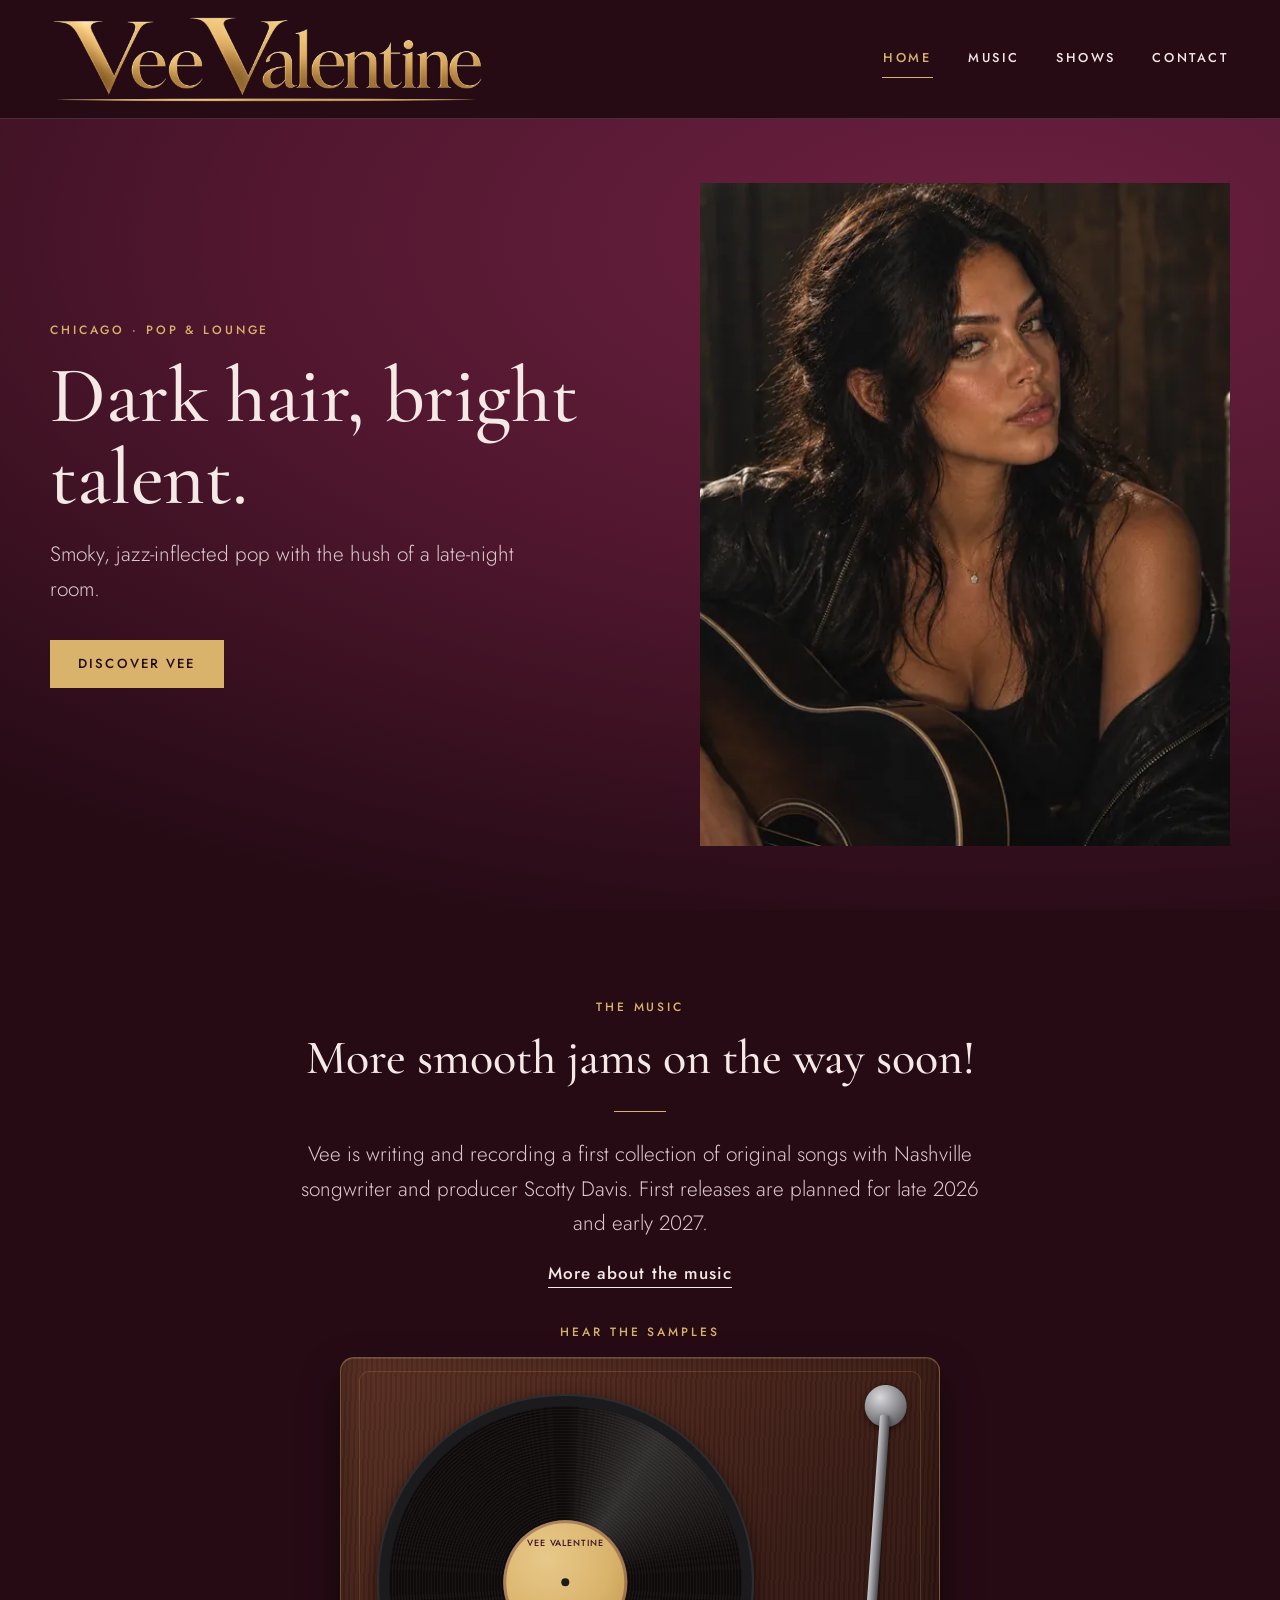
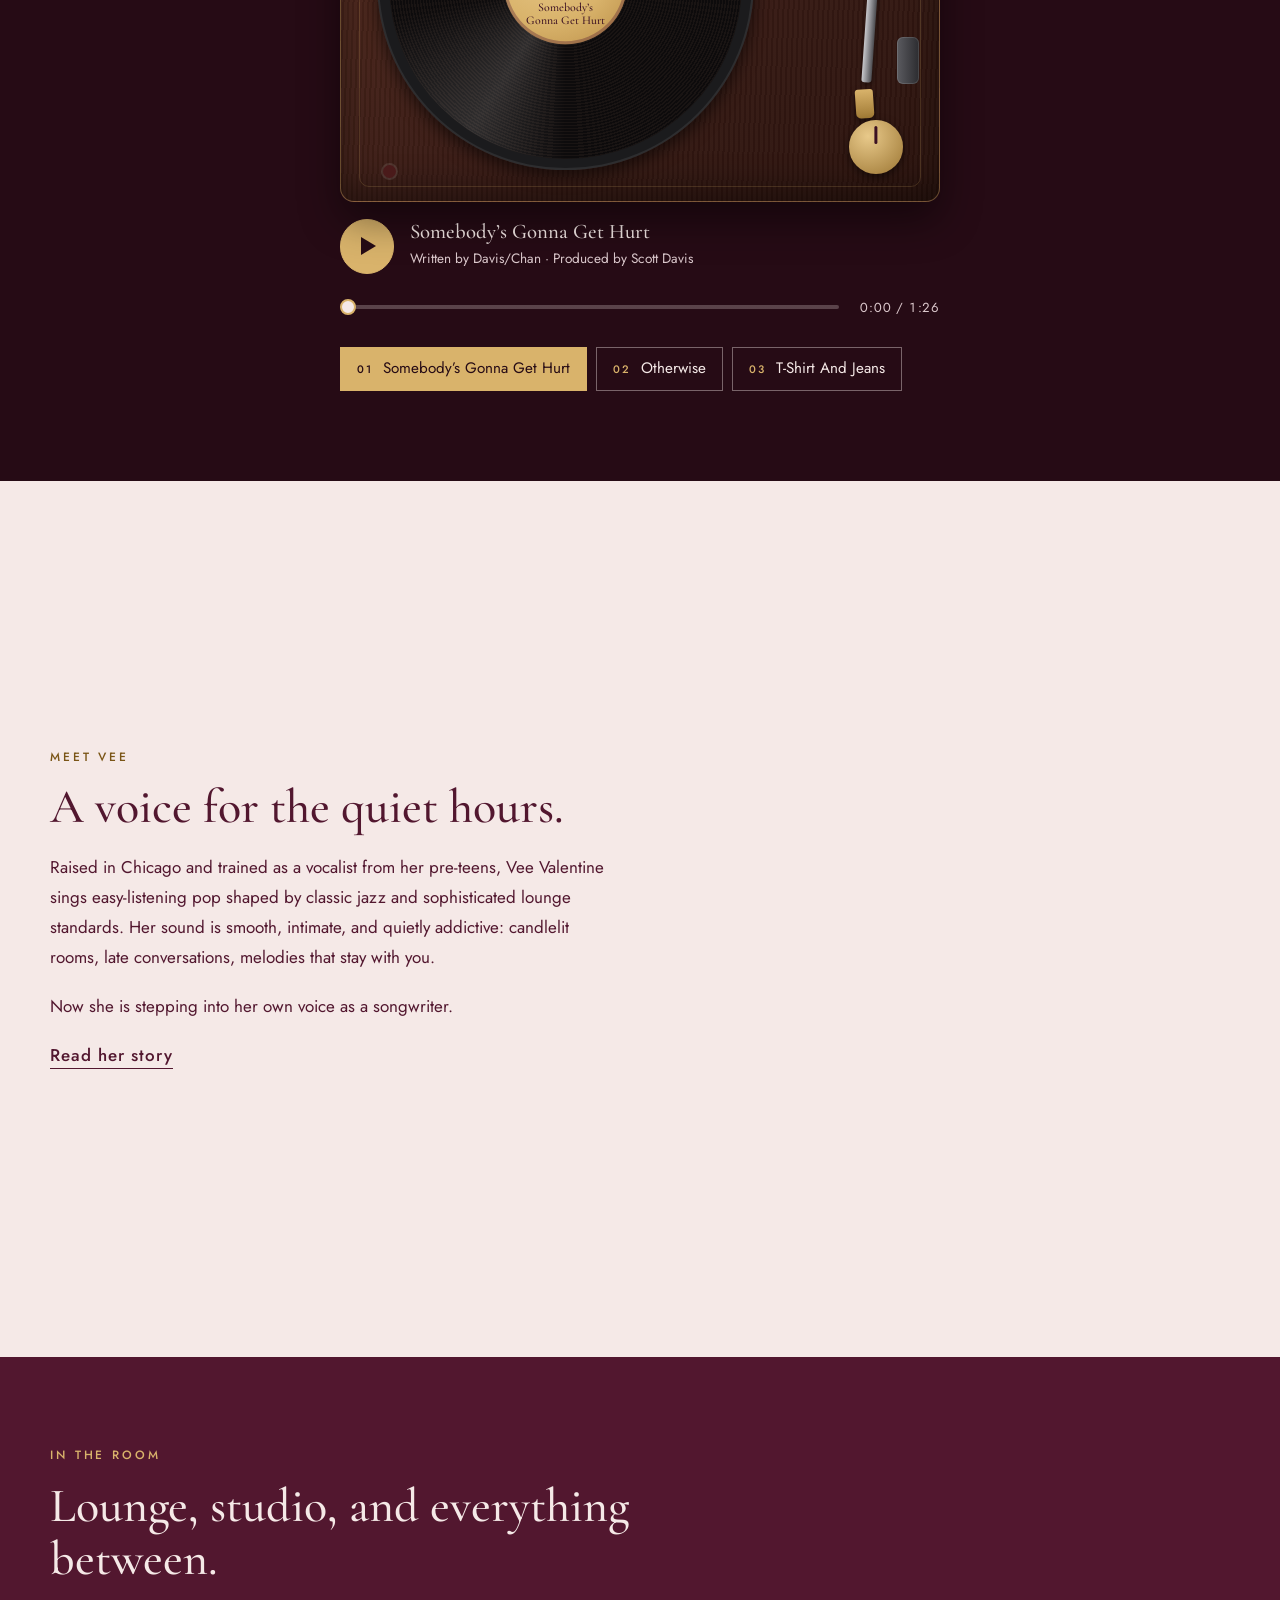
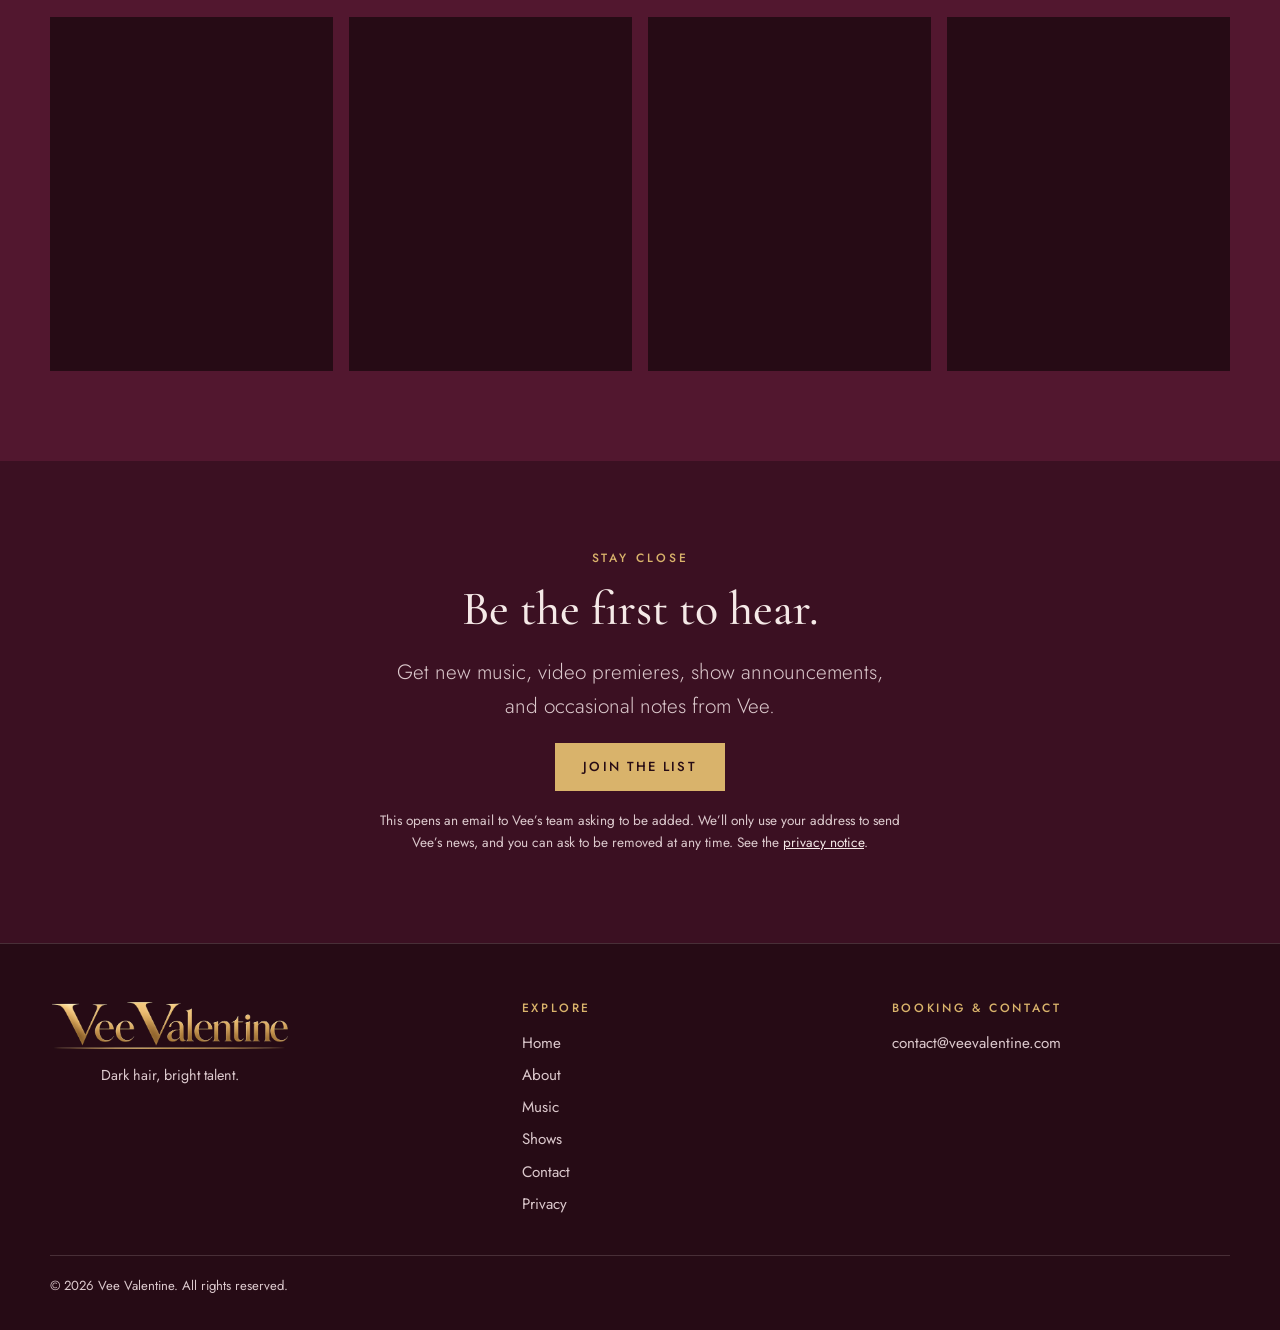
<file: index.html>
<!doctype html>
<html lang="en">
<head>
<meta charset="utf-8">
<meta name="viewport" content="width=device-width,initial-scale=1">
<meta http-equiv="Content-Security-Policy" content="default-src 'none'; img-src 'self'; font-src 'self'; media-src 'self'; style-src 'self'; script-src 'self'; base-uri 'none'; form-action 'none'">
<meta name="referrer" content="no-referrer">
<title>Vee Valentine | Smoky, jazz-inflected pop from Chicago</title>
<meta name="description" content="Vee Valentine is a Chicago vocalist whose smoky, jazz-inflected pop feels like velvet, low light, and a secret shared after midnight.">
<link rel="canonical" href="https://veevalentine.com/">
<meta name="theme-color" content="#260B15">
<meta property="og:type" content="website">
<meta property="og:site_name" content="Vee Valentine">
<meta property="og:title" content="Vee Valentine | Smoky, jazz-inflected pop from Chicago">
<meta property="og:description" content="Vee Valentine is a Chicago vocalist whose smoky, jazz-inflected pop feels like velvet, low light, and a secret shared after midnight.">
<meta property="og:url" content="https://veevalentine.com/">
<meta property="og:image" content="https://veevalentine.com/images/og-vee-valentine.jpg">
<meta property="og:image:width" content="1200">
<meta property="og:image:height" content="630">
<meta property="og:image:alt" content="Vee Valentine wordmark beside a portrait of the artist at a vintage microphone">
<meta name="twitter:card" content="summary_large_image">
<link rel="stylesheet" href="style.css?v=44">
<script type="application/ld+json">{"@context":"https://schema.org","@type":"MusicGroup","name":"Vee Valentine","url":"https://veevalentine.com/","description":"Chicago vocalist blending classic jazz and lounge influences with modern pop.","genre":["Pop","Jazz","Lounge"],"image":"https://veevalentine.com/images/og-vee-valentine.jpg"}</script>
</head>
<body>
<a class="skip" href="#main">Skip to content</a>
<header class="site-header">
<div class="wrap header-inner">
<a class="brand" href="index.html"><img src="images/logo-e.webp" width="1400" height="293" alt="Vee Valentine"></a>
<nav class="site-nav" aria-label="Primary"><ul><li><a href="index.html" aria-current="page">Home</a></li><li><a href="music.html">Music</a></li><li><a href="shows.html">Shows</a></li><li><a href="contact.html">Contact</a></li></ul></nav>
</div>
</header>
<main id="main">
<section class="hero" aria-labelledby="hero-h">
<div class="wrap hero-grid">
<div class="hero-copy">
<p class="eyebrow">Chicago &middot; pop &amp; lounge</p>
<h1 id="hero-h">Dark hair, bright talent.</h1>
<p class="lead">Smoky, jazz-inflected pop with the hush of a late-night room.</p>
<p><a class="btn" href="#meet">Discover Vee</a></p>
</div>
<div class="hero-photo"><img src="images/web/hero2-full.webp" srcset="images/web/hero2-640.webp 640w, images/web/hero2-full.webp 1254w" sizes="(max-width:860px) 92vw, 46vw" width="1254" height="1254" alt="Vee Valentine holding an acoustic guitar in a warmly lit wood-paneled room, looking toward the camera" fetchpriority="high"></div>
</div>
</section>

<section class="section dark" aria-labelledby="music-h">
<div class="wrap"><div class="statement">
<p class="eyebrow">The music</p>
<h2 id="music-h">More smooth jams on the way soon!</h2>
<hr class="rule">
<p class="lead">Vee is writing and recording a first collection of original songs with Nashville songwriter and producer Scotty Davis. First releases are planned for late 2026 and early 2027.</p>
<p><a class="textlink" href="music.html">More about the music</a></p>
<div class="player-wrap">
<p class="eyebrow">Hear the samples</p>
<div class="player" data-player data-title="Somebody&rsquo;s Gonna Get Hurt">
<div class="deck" aria-hidden="true">
<div class="platter"><div class="vinyl"><div class="label"><div><span>Vee Valentine</span><b class="label-title">Somebody&rsquo;s Gonna Get Hurt</b></div></div></div></div>
<div class="rest"></div>
<div class="arm"><i></i></div>
<div class="led"></div><div class="knob"></div>
</div>
<div class="controls">
<button class="play" type="button" aria-label="Play Somebody&rsquo;s Gonna Get Hurt"><span class="icon-play"></span><span class="icon-pause"></span></button>
<div class="meta"><strong class="track-title">Somebody&rsquo;s Gonna Get Hurt</strong><span class="track-credit">Written by Davis/Chan &middot; Produced by Scott Davis</span></div>
<div class="scrub"><input class="scrub-range" type="range" min="0" max="1000" value="0" step="1" aria-label="Seek within Somebody&rsquo;s Gonna Get Hurt"><span class="time" aria-hidden="true">0:00 / 0:00</span></div>
<ul class="tracklist" aria-label="Choose a track">
<li><button type="button" data-src="audio/somebodys-gonna-get-hurt-sample.mp3" data-title="Somebody&rsquo;s Gonna Get Hurt" data-credit="Written by Davis/Chan &middot; Produced by Scott Davis" aria-current="true"><span>01</span>Somebody&rsquo;s Gonna Get Hurt</button></li>
<li><button type="button" data-src="audio/otherwise-sample.mp3" data-title="Otherwise" data-credit="Written and Produced by Scott Davis" aria-current="false"><span>02</span>Otherwise</button></li>
<li><button type="button" data-src="audio/t-shirt-and-jeans-sample.mp3" data-title="T-Shirt And Jeans" data-credit="Written and Produced by Scott Davis" aria-current="false"><span>03</span>T-Shirt And Jeans</button></li>
</ul>
</div>
<audio controls preload="metadata" src="audio/somebodys-gonna-get-hurt-sample.mp3">Your browser does not support audio playback.</audio>
<noscript><p class="fineprint">Also: <a href="audio/otherwise-sample.mp3">Otherwise</a>, <a href="audio/t-shirt-and-jeans-sample.mp3">T-Shirt And Jeans</a></p></noscript>
</div>
</div>
<!-- FEATURED RELEASE (future): replace this section with the .release layout from music.html
     (artwork, title, confirmed date, Spotify embed, listen link) once a verified release exists. -->
</div></div>
</section>

<section class="section light" id="meet" aria-labelledby="meet-h">
<div class="wrap split">
<div class="prose">
<p class="eyebrow">Meet Vee</p>
<h2 id="meet-h">A voice for the quiet hours.</h2>
<p>Raised in Chicago and trained as a vocalist from her pre-teens, Vee Valentine sings easy-listening pop shaped by classic jazz and sophisticated lounge standards. Her sound is smooth, intimate, and quietly addictive: candlelit rooms, late conversations, melodies that stay with you.</p>
<p>Now she is stepping into her own voice as a songwriter.</p>
<p><a class="textlink" href="about.html">Read her story</a></p>
</div>
<div><img src="images/web/intro-full.webp" srcset="images/web/intro-640.webp 608w, images/web/intro-full.webp 608w" sizes="(max-width:820px) 92vw, 44vw" width="608" height="906" alt="Vee Valentine at an upright piano in a ball cap, working through handwritten sheet music" loading="lazy" decoding="async"></div>
</div>
</section>

<section class="section wine" aria-labelledby="photos-h">
<div class="wrap">
<div class="section-head"><p class="eyebrow">In the room</p><h2 id="photos-h">Lounge, studio, and everything between.</h2></div>
<div class="gallery">
<a class="thumb" href="images/web/portrait-full.webp" data-lightbox><img src="images/web/portrait-full.webp" srcset="images/web/portrait-640.webp 640w, images/web/portrait-full.webp 1024w" sizes="(max-width:899px) 46vw, 22vw" width="1024" height="1536" alt="Vee headshot" loading="lazy" decoding="async"></a>
<a class="thumb" href="images/web/booth-full.webp" data-lightbox><img src="images/web/booth-full.webp" srcset="images/web/booth-640.webp 640w, images/web/booth-full.webp 896w" sizes="(max-width:899px) 46vw, 22vw" width="896" height="1181" alt="Vee in the studio" loading="lazy" decoding="async"></a>
<a class="thumb" href="images/web/studio-full.webp" data-lightbox><img src="images/web/studio-full.webp" srcset="images/web/studio-640.webp 640w, images/web/studio-full.webp 1024w" sizes="(max-width:899px) 46vw, 22vw" width="1024" height="1535" alt="Vee recording demos" loading="lazy" decoding="async"></a>
<a class="thumb" href="images/web/group-full.webp" data-lightbox><img src="images/web/group-full.webp" srcset="images/web/group-640.webp 640w, images/web/group-full.webp 1086w" sizes="(max-width:899px) 46vw, 22vw" width="1086" height="1448" alt="Vee in Nashville with her band (The Honey Makers)" loading="lazy" decoding="async"></a>
</div>
</div>
</section>

<section class="section deep signup" aria-labelledby="join-h">
<div class="wrap"><div class="statement">
<p class="eyebrow">Stay close</p>
<h2 id="join-h">Be the first to hear.</h2>
<p class="lead">Get new music, video premieres, show announcements, and occasional notes from Vee.</p>
<p><a class="btn" href="mailto:contact@veevalentine.com?subject=Join%20the%20list">Join the list</a></p>
<p class="fineprint">This opens an email to Vee&rsquo;s team asking to be added. We&rsquo;ll only use your address to send Vee&rsquo;s news, and you can ask to be removed at any time. See the <a href="privacy.html">privacy notice</a>.</p>
</div></div>
</section>

<dialog class="lb" id="lightbox" aria-label="Photo viewer">
<figure><img alt=""><figcaption></figcaption></figure>
<p class="lb-count" aria-live="polite"></p>
<button class="lb-btn lb-close" type="button" aria-label="Close photo viewer">&times;</button>
<button class="lb-btn lb-prev" type="button" aria-label="Previous photo">&lsaquo;</button>
<button class="lb-btn lb-next" type="button" aria-label="Next photo">&rsaquo;</button>
</dialog>
</main>
<footer class="site-footer">
<div class="wrap">
<div class="footer-grid">
<div><img src="images/logo-e.webp" width="1400" height="293" alt="Vee Valentine" loading="lazy"><p class="footer-note">Dark hair, bright talent.</p></div>
<div><h2>Explore</h2><ul>
<li><a href="index.html">Home</a></li><li><a href="about.html">About</a></li><li><a href="music.html">Music</a></li><li><a href="shows.html">Shows</a></li><li><a href="contact.html">Contact</a></li><li><a href="privacy.html">Privacy</a></li></ul></div>
<div><h2>Booking &amp; contact</h2><ul><li><a href="mailto:contact@veevalentine.com">contact@veevalentine.com</a></li></ul></div>
</div>
<p class="copyright">&copy; 2026 Vee Valentine. All rights reserved.</p>
</div>
</footer>
<script src="site.js" defer></script>
<script src="player.js?v=5" defer></script>
</body>
</html>
</file>
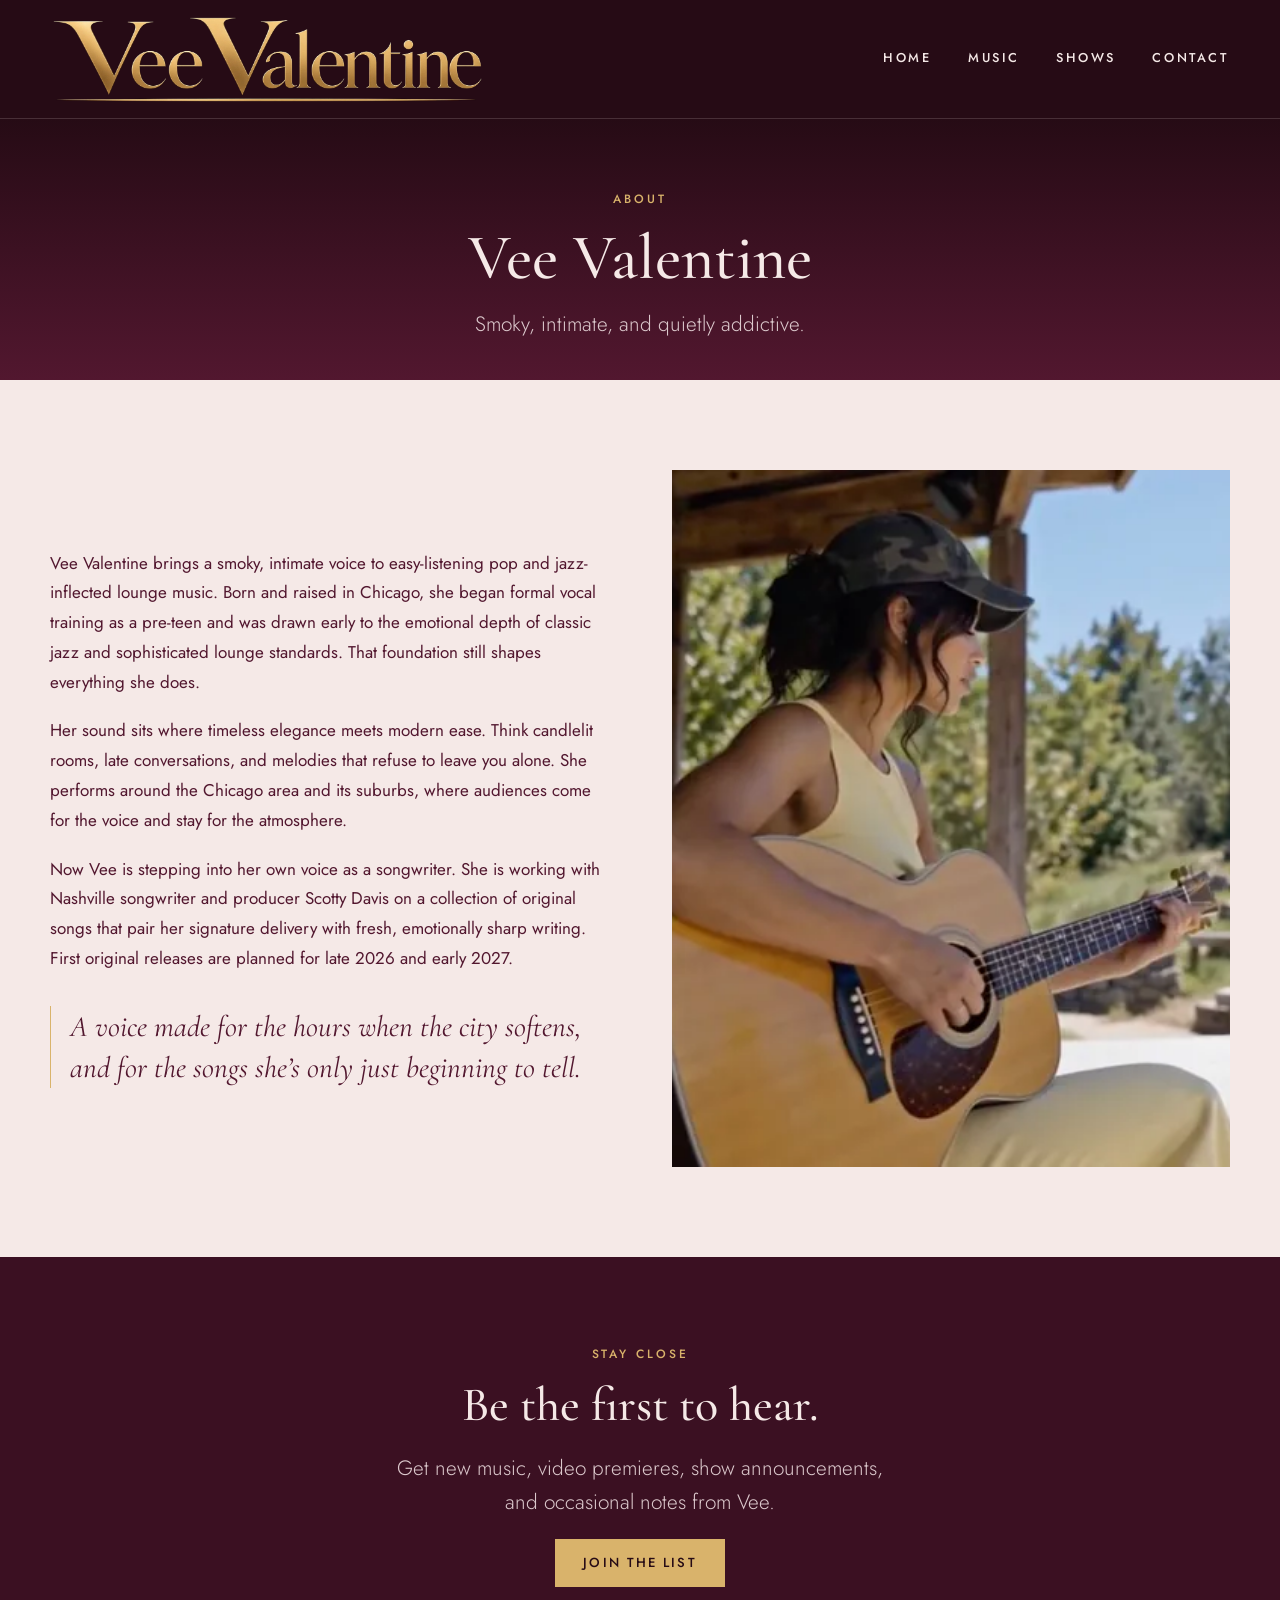
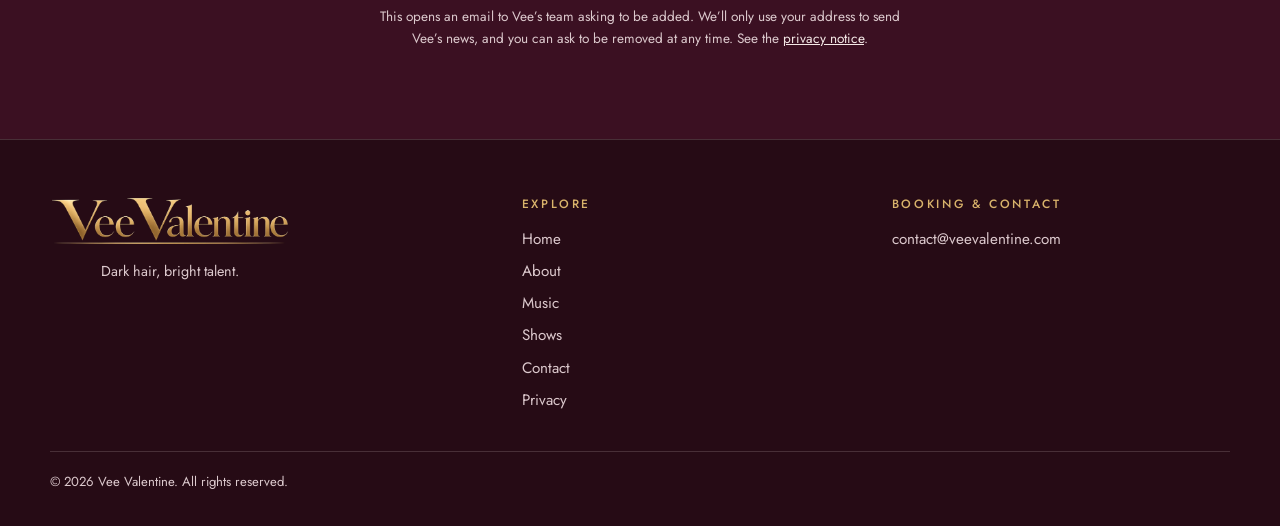
<file: about.html>
<!doctype html>
<html lang="en">
<head>
<meta charset="utf-8">
<meta name="viewport" content="width=device-width,initial-scale=1">
<meta http-equiv="Content-Security-Policy" content="default-src 'none'; img-src 'self'; font-src 'self'; media-src 'self'; style-src 'self'; script-src 'self'; base-uri 'none'; form-action 'none'">
<meta name="referrer" content="no-referrer">
<title>About Vee Valentine | Chicago vocalist and songwriter</title>
<meta name="description" content="Meet Vee Valentine: a Chicago vocalist blending classic jazz and lounge standards with modern pop, now writing original songs.">
<link rel="canonical" href="https://veevalentine.com/about.html">
<meta name="theme-color" content="#260B15">
<meta property="og:type" content="website">
<meta property="og:site_name" content="Vee Valentine">
<meta property="og:title" content="About Vee Valentine | Chicago vocalist and songwriter">
<meta property="og:description" content="Meet Vee Valentine: a Chicago vocalist blending classic jazz and lounge standards with modern pop, now writing original songs.">
<meta property="og:url" content="https://veevalentine.com/about.html">
<meta property="og:image" content="https://veevalentine.com/images/og-vee-valentine.jpg">
<meta property="og:image:width" content="1200">
<meta property="og:image:height" content="630">
<meta property="og:image:alt" content="Vee Valentine wordmark beside a portrait of the artist at a vintage microphone">
<meta name="twitter:card" content="summary_large_image">
<link rel="stylesheet" href="style.css?v=44">
</head>
<body>
<a class="skip" href="#main">Skip to content</a>
<header class="site-header">
<div class="wrap header-inner">
<a class="brand" href="index.html"><img src="images/logo-e.webp" width="1400" height="293" alt="Vee Valentine"></a>
<nav class="site-nav" aria-label="Primary"><ul><li><a href="index.html">Home</a></li><li><a href="music.html">Music</a></li><li><a href="shows.html">Shows</a></li><li><a href="contact.html">Contact</a></li></ul></nav>
</div>
</header>
<main id="main">
<section class="page-head"><div class="wrap"><p class="eyebrow">About</p><h1>Vee Valentine</h1><p class="lead">Smoky, intimate, and quietly addictive.</p></div></section>
<section class="section light" aria-label="Biography">
<div class="wrap split">
<div class="prose">
<p>Vee Valentine brings a smoky, intimate voice to easy-listening pop and jazz-inflected lounge music. Born and raised in Chicago, she began formal vocal training as a pre-teen and was drawn early to the emotional depth of classic jazz and sophisticated lounge standards. That foundation still shapes everything she does.</p>
<p>Her sound sits where timeless elegance meets modern ease. Think candlelit rooms, late conversations, and melodies that refuse to leave you alone. She performs around the Chicago area and its suburbs, where audiences come for the voice and stay for the atmosphere.</p>
<p>Now Vee is stepping into her own voice as a songwriter. She is working with Nashville songwriter and producer Scotty Davis on a collection of original songs that pair her signature delivery with fresh, emotionally sharp writing. First original releases are planned for late 2026 and early 2027.</p>
<p class="pull">A voice made for the hours when the city softens, and for the songs she&rsquo;s only just beginning to tell.</p>
</div>
<div><img class="crop-guitar" src="images/web/about-full.webp" srcset="images/web/about-800.webp 800w, images/web/about-full.webp 2000w" sizes="(max-width:820px) 92vw, 44vw" width="2000" height="1155" alt="Vee playing an acoustic guitar on a sunny day, in a ball cap and a pale yellow tank top" fetchpriority="high"></div>
</div>
</section>
<section class="section deep signup" aria-labelledby="join-h">
<div class="wrap"><div class="statement">
<p class="eyebrow">Stay close</p>
<h2 id="join-h">Be the first to hear.</h2>
<p class="lead">Get new music, video premieres, show announcements, and occasional notes from Vee.</p>
<p><a class="btn" href="mailto:contact@veevalentine.com?subject=Join%20the%20list">Join the list</a></p>
<p class="fineprint">This opens an email to Vee&rsquo;s team asking to be added. We&rsquo;ll only use your address to send Vee&rsquo;s news, and you can ask to be removed at any time. See the <a href="privacy.html">privacy notice</a>.</p>
</div></div>
</section>
</main>
<footer class="site-footer">
<div class="wrap">
<div class="footer-grid">
<div><img src="images/logo-e.webp" width="1400" height="293" alt="Vee Valentine" loading="lazy"><p class="footer-note">Dark hair, bright talent.</p></div>
<div><h2>Explore</h2><ul>
<li><a href="index.html">Home</a></li><li><a href="about.html">About</a></li><li><a href="music.html">Music</a></li><li><a href="shows.html">Shows</a></li><li><a href="contact.html">Contact</a></li><li><a href="privacy.html">Privacy</a></li></ul></div>
<div><h2>Booking &amp; contact</h2><ul><li><a href="mailto:contact@veevalentine.com">contact@veevalentine.com</a></li></ul></div>
</div>
<p class="copyright">&copy; 2026 Vee Valentine. All rights reserved.</p>
</div>
</footer>
</body>
</html>
</file>
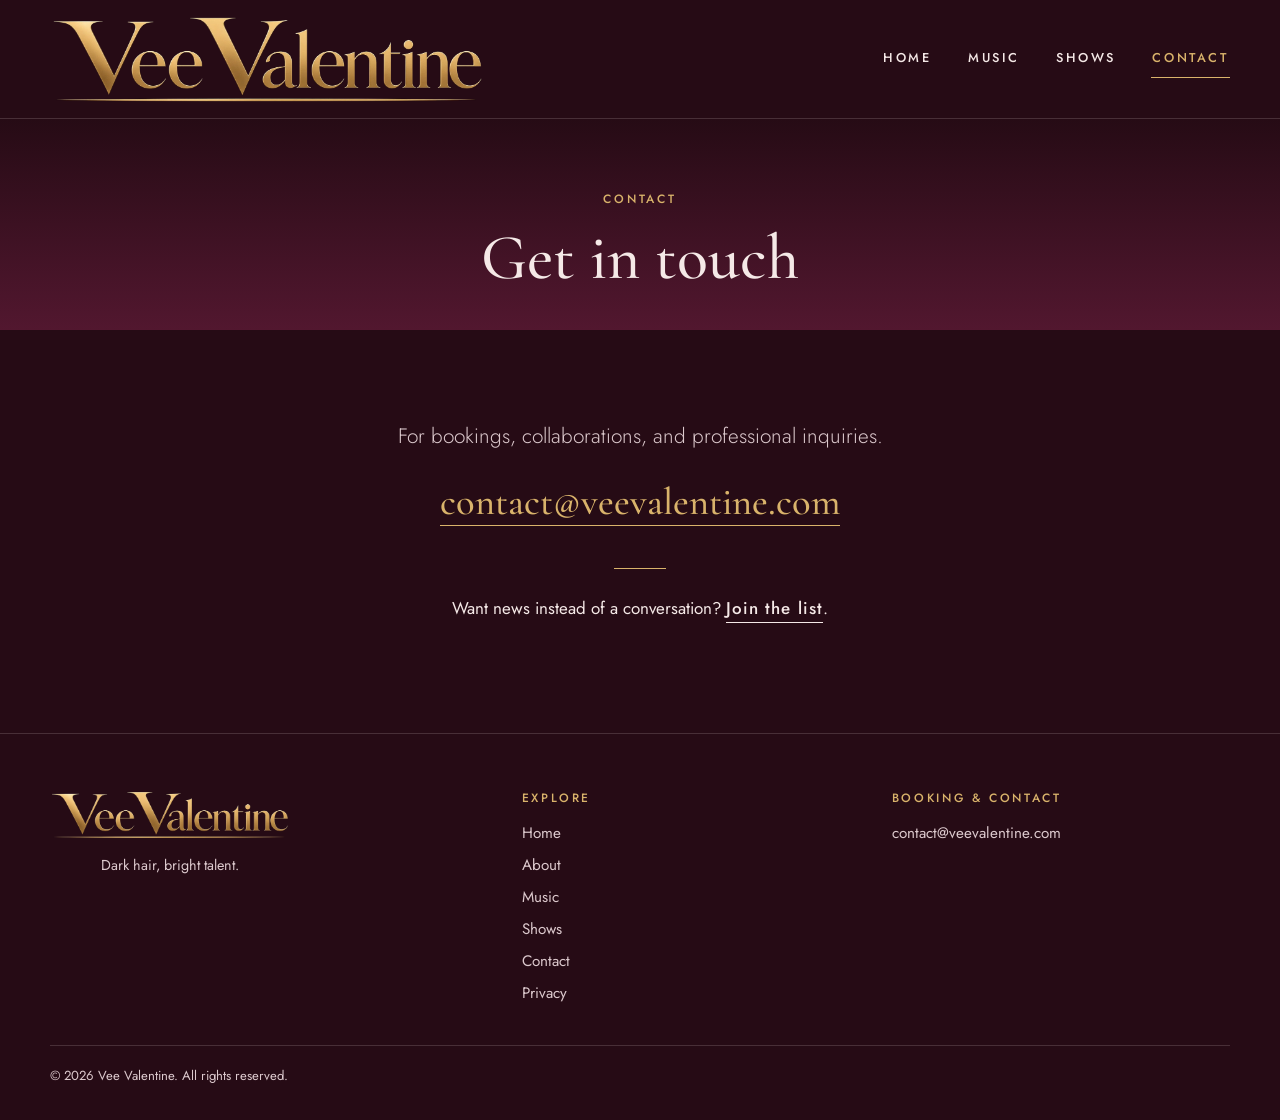
<file: contact.html>
<!doctype html>
<html lang="en">
<head>
<meta charset="utf-8">
<meta name="viewport" content="width=device-width,initial-scale=1">
<meta http-equiv="Content-Security-Policy" content="default-src 'none'; img-src 'self'; font-src 'self'; media-src 'self'; style-src 'self'; script-src 'self'; base-uri 'none'; form-action 'none'">
<meta name="referrer" content="no-referrer">
<title>Contact | Vee Valentine</title>
<meta name="description" content="Bookings, collaborations and professional inquiries for Vee Valentine.">
<link rel="canonical" href="https://veevalentine.com/contact.html">
<meta name="theme-color" content="#260B15">
<meta property="og:type" content="website">
<meta property="og:site_name" content="Vee Valentine">
<meta property="og:title" content="Contact | Vee Valentine">
<meta property="og:description" content="Bookings, collaborations and professional inquiries for Vee Valentine.">
<meta property="og:url" content="https://veevalentine.com/contact.html">
<meta property="og:image" content="https://veevalentine.com/images/og-vee-valentine.jpg">
<meta property="og:image:width" content="1200">
<meta property="og:image:height" content="630">
<meta property="og:image:alt" content="Vee Valentine wordmark beside a portrait of the artist at a vintage microphone">
<meta name="twitter:card" content="summary_large_image">
<link rel="stylesheet" href="style.css?v=44">
</head>
<body>
<a class="skip" href="#main">Skip to content</a>
<header class="site-header">
<div class="wrap header-inner">
<a class="brand" href="index.html"><img src="images/logo-e.webp" width="1400" height="293" alt="Vee Valentine"></a>
<nav class="site-nav" aria-label="Primary"><ul><li><a href="index.html">Home</a></li><li><a href="music.html">Music</a></li><li><a href="shows.html">Shows</a></li><li><a href="contact.html" aria-current="page">Contact</a></li></ul></nav>
</div>
</header>
<main id="main">
<section class="page-head"><div class="wrap"><p class="eyebrow">Contact</p><h1>Get in touch</h1></div></section>
<section class="section dark" aria-label="Contact details">
<div class="wrap"><div class="statement">
<p class="lead">For bookings, collaborations, and professional inquiries.</p>
<p><a class="mail-link" href="mailto:contact@veevalentine.com">contact@veevalentine.com</a></p>
<hr class="rule">
<p>Want news instead of a conversation? <a class="textlink" href="mailto:contact@veevalentine.com?subject=Join%20the%20list">Join the list</a>.</p>
</div></div>
</section>
</main>
<footer class="site-footer">
<div class="wrap">
<div class="footer-grid">
<div><img src="images/logo-e.webp" width="1400" height="293" alt="Vee Valentine" loading="lazy"><p class="footer-note">Dark hair, bright talent.</p></div>
<div><h2>Explore</h2><ul>
<li><a href="index.html">Home</a></li><li><a href="about.html">About</a></li><li><a href="music.html">Music</a></li><li><a href="shows.html">Shows</a></li><li><a href="contact.html">Contact</a></li><li><a href="privacy.html">Privacy</a></li></ul></div>
<div><h2>Booking &amp; contact</h2><ul><li><a href="mailto:contact@veevalentine.com">contact@veevalentine.com</a></li></ul></div>
</div>
<p class="copyright">&copy; 2026 Vee Valentine. All rights reserved.</p>
</div>
</footer>
</body>
</html>
</file>
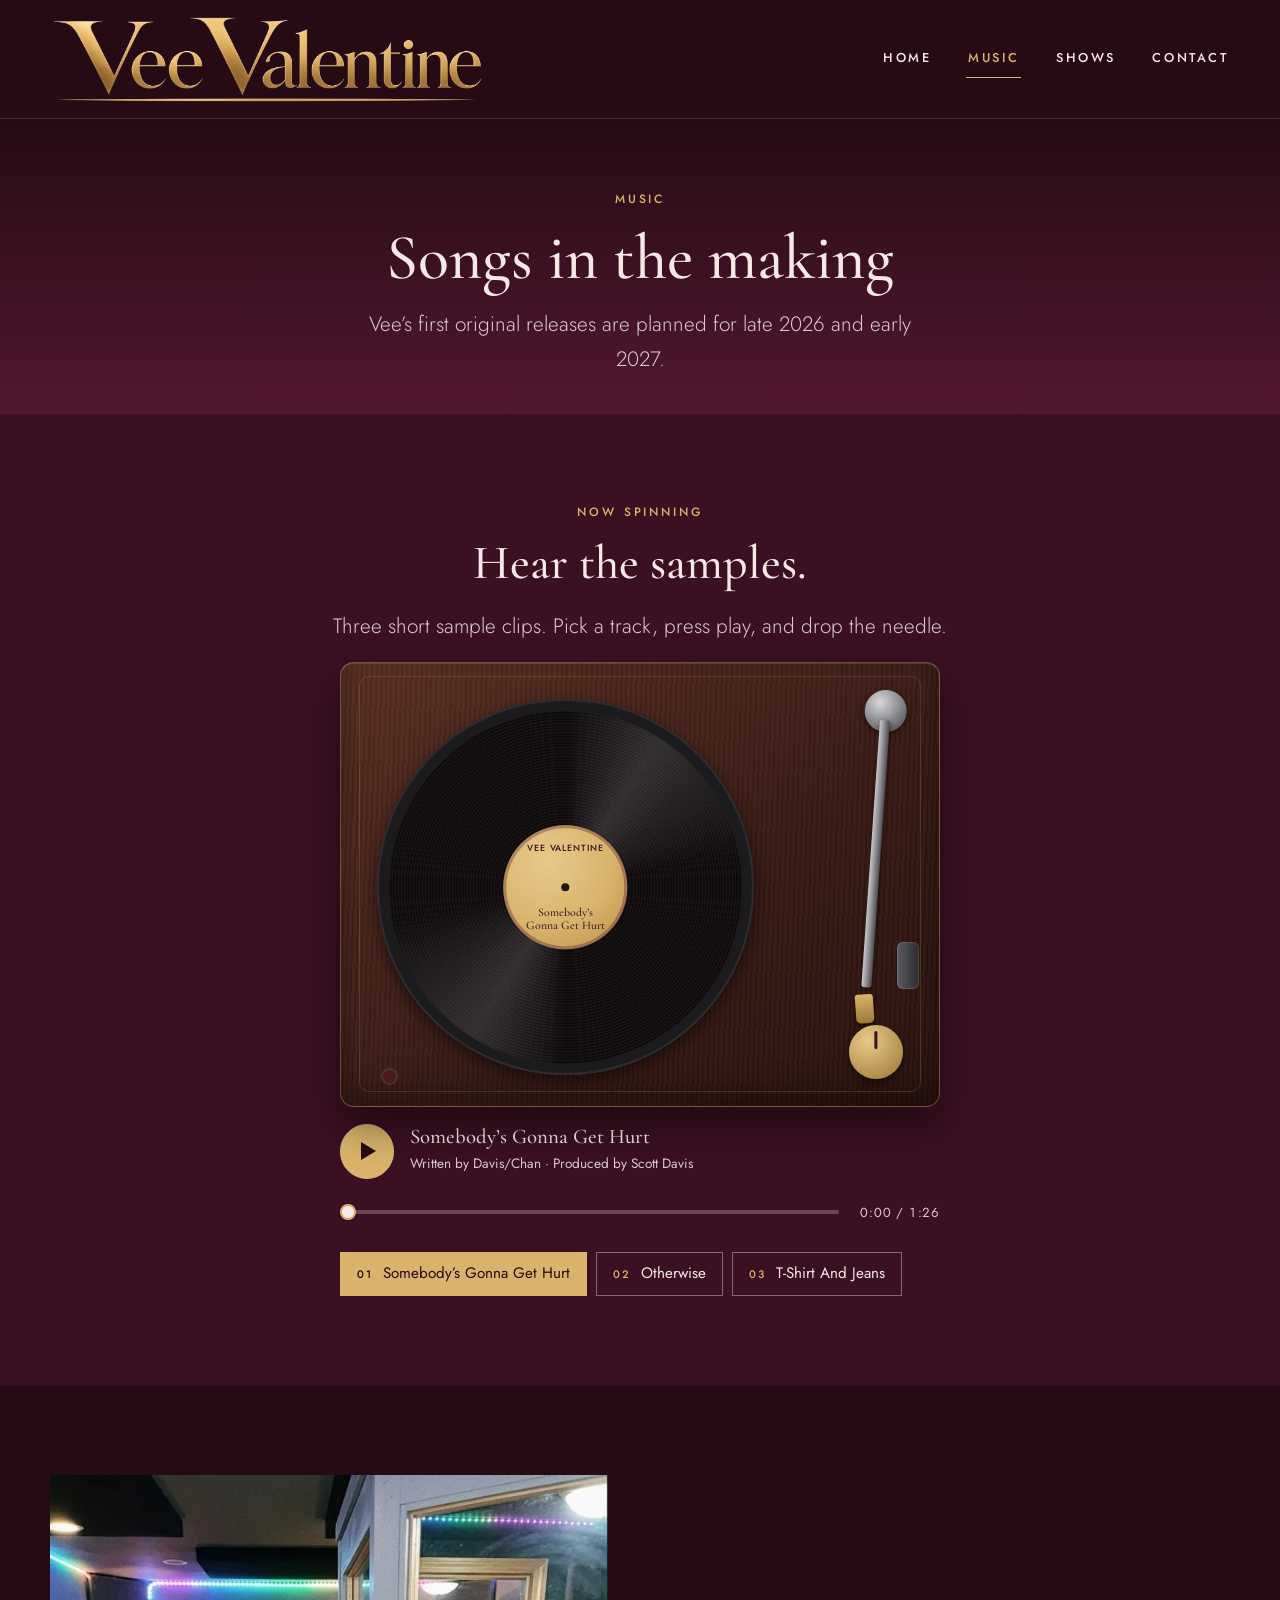
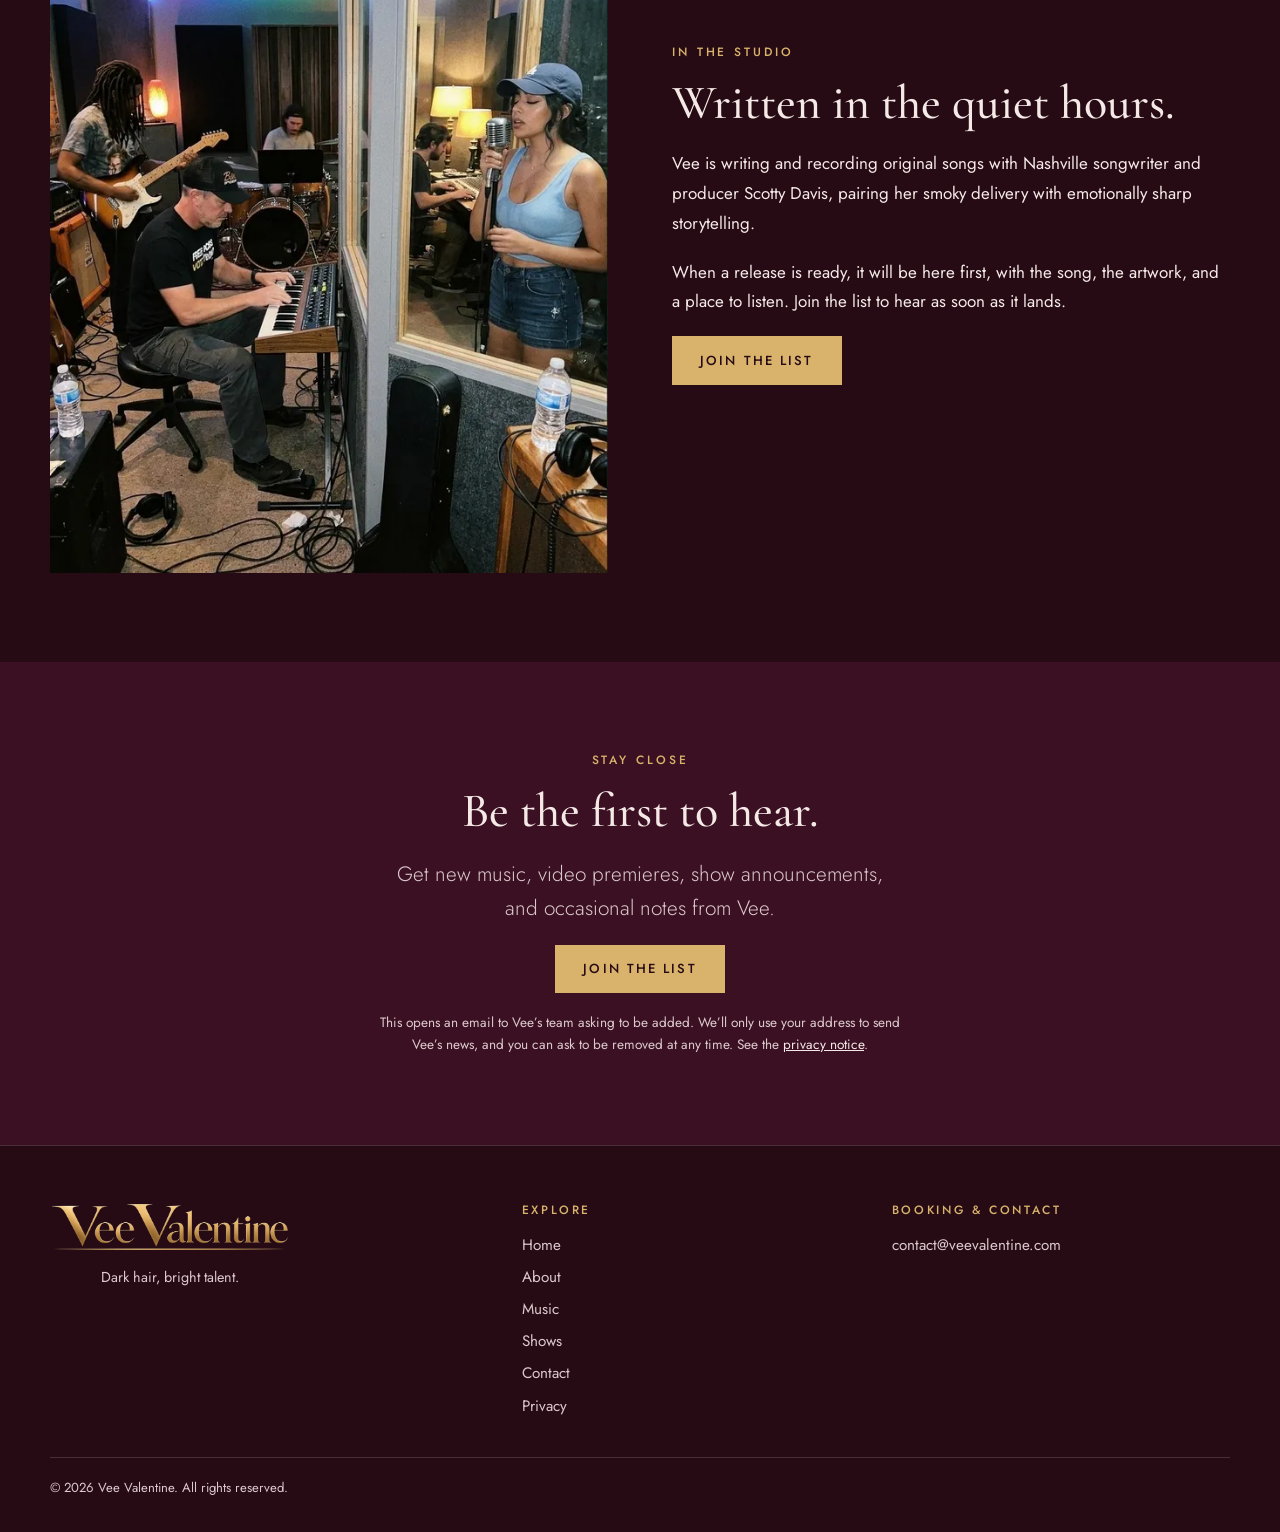
<file: music.html>
<!doctype html>
<html lang="en">
<head>
<meta charset="utf-8">
<meta name="viewport" content="width=device-width,initial-scale=1">
<meta http-equiv="Content-Security-Policy" content="default-src 'none'; img-src 'self'; font-src 'self'; media-src 'self'; style-src 'self'; script-src 'self'; base-uri 'none'; form-action 'none'">
<meta name="referrer" content="no-referrer">
<title>Music | Vee Valentine</title>
<meta name="description" content="Original music from Vee Valentine is on the way. Join the list to hear first.">
<link rel="canonical" href="https://veevalentine.com/music.html">
<meta name="theme-color" content="#260B15">
<meta property="og:type" content="website">
<meta property="og:site_name" content="Vee Valentine">
<meta property="og:title" content="Music | Vee Valentine">
<meta property="og:description" content="Original music from Vee Valentine is on the way. Join the list to hear first.">
<meta property="og:url" content="https://veevalentine.com/music.html">
<meta property="og:image" content="https://veevalentine.com/images/og-vee-valentine.jpg">
<meta property="og:image:width" content="1200">
<meta property="og:image:height" content="630">
<meta property="og:image:alt" content="Vee Valentine wordmark beside a portrait of the artist at a vintage microphone">
<meta name="twitter:card" content="summary_large_image">
<link rel="stylesheet" href="style.css?v=44">
</head>
<body>
<a class="skip" href="#main">Skip to content</a>
<header class="site-header">
<div class="wrap header-inner">
<a class="brand" href="index.html"><img src="images/logo-e.webp" width="1400" height="293" alt="Vee Valentine"></a>
<nav class="site-nav" aria-label="Primary"><ul><li><a href="index.html">Home</a></li><li><a href="music.html" aria-current="page">Music</a></li><li><a href="shows.html">Shows</a></li><li><a href="contact.html">Contact</a></li></ul></nav>
</div>
</header>
<main id="main">
<section class="page-head"><div class="wrap"><p class="eyebrow">Music</p><h1>Songs in the making</h1><p class="lead">Vee&rsquo;s first original releases are planned for late 2026 and early 2027.</p></div></section>
<section class="section deep" aria-labelledby="listen-h">
<div class="wrap"><div class="statement">
<p class="eyebrow">Now spinning</p>
<h2 id="listen-h">Hear the samples.</h2>
<p class="lead">Three short sample clips. Pick a track, press play, and drop the needle.</p>
<div class="player" data-player data-title="Somebody&rsquo;s Gonna Get Hurt">
<div class="deck" aria-hidden="true">
<div class="platter"><div class="vinyl"><div class="label"><div><span>Vee Valentine</span><b class="label-title">Somebody&rsquo;s Gonna Get Hurt</b></div></div></div></div>
<div class="rest"></div>
<div class="arm"><i></i></div>
<div class="led"></div><div class="knob"></div>
</div>
<div class="controls">
<button class="play" type="button" aria-label="Play Somebody&rsquo;s Gonna Get Hurt"><span class="icon-play"></span><span class="icon-pause"></span></button>
<div class="meta"><strong class="track-title">Somebody&rsquo;s Gonna Get Hurt</strong><span class="track-credit">Written by Davis/Chan &middot; Produced by Scott Davis</span></div>
<div class="scrub"><input class="scrub-range" type="range" min="0" max="1000" value="0" step="1" aria-label="Seek within Somebody&rsquo;s Gonna Get Hurt"><span class="time" aria-hidden="true">0:00 / 0:00</span></div>
<ul class="tracklist" aria-label="Choose a track">
<li><button type="button" data-src="audio/somebodys-gonna-get-hurt-sample.mp3" data-title="Somebody&rsquo;s Gonna Get Hurt" data-credit="Written by Davis/Chan &middot; Produced by Scott Davis" aria-current="true"><span>01</span>Somebody&rsquo;s Gonna Get Hurt</button></li>
<li><button type="button" data-src="audio/otherwise-sample.mp3" data-title="Otherwise" data-credit="Written and Produced by Scott Davis" aria-current="false"><span>02</span>Otherwise</button></li>
<li><button type="button" data-src="audio/t-shirt-and-jeans-sample.mp3" data-title="T-Shirt And Jeans" data-credit="Written and Produced by Scott Davis" aria-current="false"><span>03</span>T-Shirt And Jeans</button></li>
</ul>
</div>
<audio controls preload="metadata" src="audio/somebodys-gonna-get-hurt-sample.mp3">Your browser does not support audio playback.</audio>
<noscript><p class="fineprint">Also: <a href="audio/otherwise-sample.mp3">Otherwise</a>, <a href="audio/t-shirt-and-jeans-sample.mp3">T-Shirt And Jeans</a></p></noscript>
</div>
</div></div>
</section>
<section class="section dark" aria-label="About the music">
<div class="wrap split">
<div><img src="images/web/booth-full.webp" srcset="images/web/booth-640.webp 640w, images/web/booth-full.webp 896w" sizes="(max-width:820px) 92vw, 44vw" width="896" height="1181" alt="Vee Valentine singing in a vocal booth while a band plays in the studio" fetchpriority="high"></div>
<div class="prose">
<p class="eyebrow">In the studio</p>
<h2>Written in the quiet hours.</h2>
<p>Vee is writing and recording original songs with Nashville songwriter and producer Scotty Davis, pairing her smoky delivery with emotionally sharp storytelling.</p>
<p>When a release is ready, it will be here first, with the song, the artwork, and a place to listen. Join the list to hear as soon as it lands.</p>
<p><a class="btn" href="mailto:contact@veevalentine.com?subject=Join%20the%20list">Join the list</a></p>
</div>
</div>
</section>
<!-- RELEASE TEMPLATE (not displayed). Copy into a <section class="section dark"> when a verified release exists.
     Use only information that has been confirmed: title, artwork, date, and official Spotify links.
<div class="wrap release">
  <img src="images/web/ARTWORK.webp" width="1000" height="1000" alt="Cover art for TITLE">
  <div>
    <p class="eyebrow">New single &middot; DATE</p>
    <h2>TITLE</h2>
    <p>One or two sentences about the song.</p>
    <iframe class="release-embed" title="Listen to TITLE on Spotify" src="OFFICIAL_SPOTIFY_EMBED_URL" height="152" loading="lazy" allow="encrypted-media"></iframe>
    <p><a class="btn" href="OFFICIAL_SPOTIFY_LINK">Listen on Spotify</a></p>
  </div>
</div>
Spotify embeds also require adding "frame-src https://open.spotify.com" to this page's Content-Security-Policy meta tag. -->
<section class="section deep signup" aria-labelledby="join-h">
<div class="wrap"><div class="statement">
<p class="eyebrow">Stay close</p>
<h2 id="join-h">Be the first to hear.</h2>
<p class="lead">Get new music, video premieres, show announcements, and occasional notes from Vee.</p>
<p><a class="btn" href="mailto:contact@veevalentine.com?subject=Join%20the%20list">Join the list</a></p>
<p class="fineprint">This opens an email to Vee&rsquo;s team asking to be added. We&rsquo;ll only use your address to send Vee&rsquo;s news, and you can ask to be removed at any time. See the <a href="privacy.html">privacy notice</a>.</p>
</div></div>
</section>
</main>
<footer class="site-footer">
<div class="wrap">
<div class="footer-grid">
<div><img src="images/logo-e.webp" width="1400" height="293" alt="Vee Valentine" loading="lazy"><p class="footer-note">Dark hair, bright talent.</p></div>
<div><h2>Explore</h2><ul>
<li><a href="index.html">Home</a></li><li><a href="about.html">About</a></li><li><a href="music.html">Music</a></li><li><a href="shows.html">Shows</a></li><li><a href="contact.html">Contact</a></li><li><a href="privacy.html">Privacy</a></li></ul></div>
<div><h2>Booking &amp; contact</h2><ul><li><a href="mailto:contact@veevalentine.com">contact@veevalentine.com</a></li></ul></div>
</div>
<p class="copyright">&copy; 2026 Vee Valentine. All rights reserved.</p>
</div>
</footer>
<script src="player.js?v=5" defer></script>
</body>
</html>
</file>
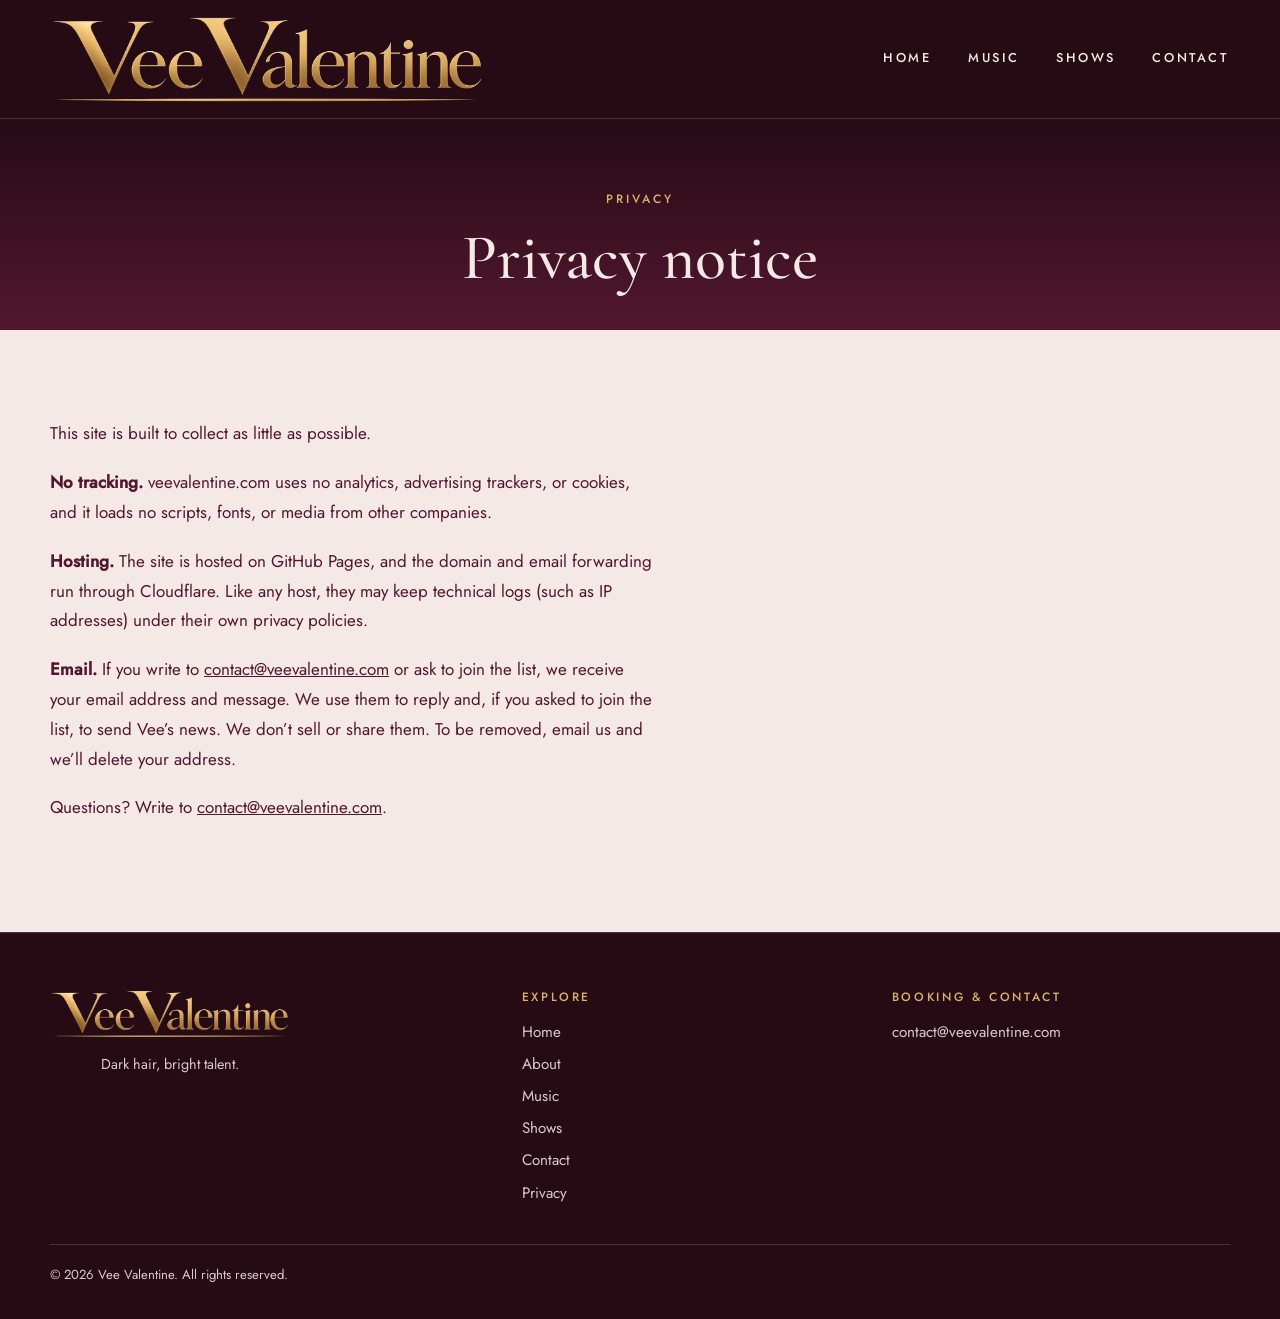
<file: privacy.html>
<!doctype html>
<html lang="en">
<head>
<meta charset="utf-8">
<meta name="viewport" content="width=device-width,initial-scale=1">
<meta http-equiv="Content-Security-Policy" content="default-src 'none'; img-src 'self'; font-src 'self'; media-src 'self'; style-src 'self'; script-src 'self'; base-uri 'none'; form-action 'none'">
<meta name="referrer" content="no-referrer">
<title>Privacy notice | Vee Valentine</title>
<meta name="description" content="How veevalentine.com handles your information.">
<link rel="canonical" href="https://veevalentine.com/privacy.html">
<meta name="theme-color" content="#260B15">
<meta property="og:type" content="website">
<meta property="og:site_name" content="Vee Valentine">
<meta property="og:title" content="Privacy notice | Vee Valentine">
<meta property="og:description" content="How veevalentine.com handles your information.">
<meta property="og:url" content="https://veevalentine.com/privacy.html">
<meta property="og:image" content="https://veevalentine.com/images/og-vee-valentine.jpg">
<meta property="og:image:width" content="1200">
<meta property="og:image:height" content="630">
<meta property="og:image:alt" content="Vee Valentine wordmark beside a portrait of the artist at a vintage microphone">
<meta name="twitter:card" content="summary_large_image">
<link rel="stylesheet" href="style.css?v=44">
</head>
<body>
<a class="skip" href="#main">Skip to content</a>
<header class="site-header">
<div class="wrap header-inner">
<a class="brand" href="index.html"><img src="images/logo-e.webp" width="1400" height="293" alt="Vee Valentine"></a>
<nav class="site-nav" aria-label="Primary"><ul><li><a href="index.html">Home</a></li><li><a href="music.html">Music</a></li><li><a href="shows.html">Shows</a></li><li><a href="contact.html">Contact</a></li></ul></nav>
</div>
</header>
<main id="main">
<section class="page-head"><div class="wrap"><p class="eyebrow">Privacy</p><h1>Privacy notice</h1></div></section>
<section class="section light" aria-label="Privacy notice">
<div class="wrap prose">
<p>This site is built to collect as little as possible.</p>
<p><strong>No tracking.</strong> veevalentine.com uses no analytics, advertising trackers, or cookies, and it loads no scripts, fonts, or media from other companies.</p>
<p><strong>Hosting.</strong> The site is hosted on GitHub Pages, and the domain and email forwarding run through Cloudflare. Like any host, they may keep technical logs (such as IP addresses) under their own privacy policies.</p>
<p><strong>Email.</strong> If you write to <a href="mailto:contact@veevalentine.com">contact@veevalentine.com</a> or ask to join the list, we receive your email address and message. We use them to reply and, if you asked to join the list, to send Vee&rsquo;s news. We don&rsquo;t sell or share them. To be removed, email us and we&rsquo;ll delete your address.</p>
<p>Questions? Write to <a href="mailto:contact@veevalentine.com">contact@veevalentine.com</a>.</p>
</div>
</section>
</main>
<footer class="site-footer">
<div class="wrap">
<div class="footer-grid">
<div><img src="images/logo-e.webp" width="1400" height="293" alt="Vee Valentine" loading="lazy"><p class="footer-note">Dark hair, bright talent.</p></div>
<div><h2>Explore</h2><ul>
<li><a href="index.html">Home</a></li><li><a href="about.html">About</a></li><li><a href="music.html">Music</a></li><li><a href="shows.html">Shows</a></li><li><a href="contact.html">Contact</a></li><li><a href="privacy.html">Privacy</a></li></ul></div>
<div><h2>Booking &amp; contact</h2><ul><li><a href="mailto:contact@veevalentine.com">contact@veevalentine.com</a></li></ul></div>
</div>
<p class="copyright">&copy; 2026 Vee Valentine. All rights reserved.</p>
</div>
</footer>
</body>
</html>
</file>
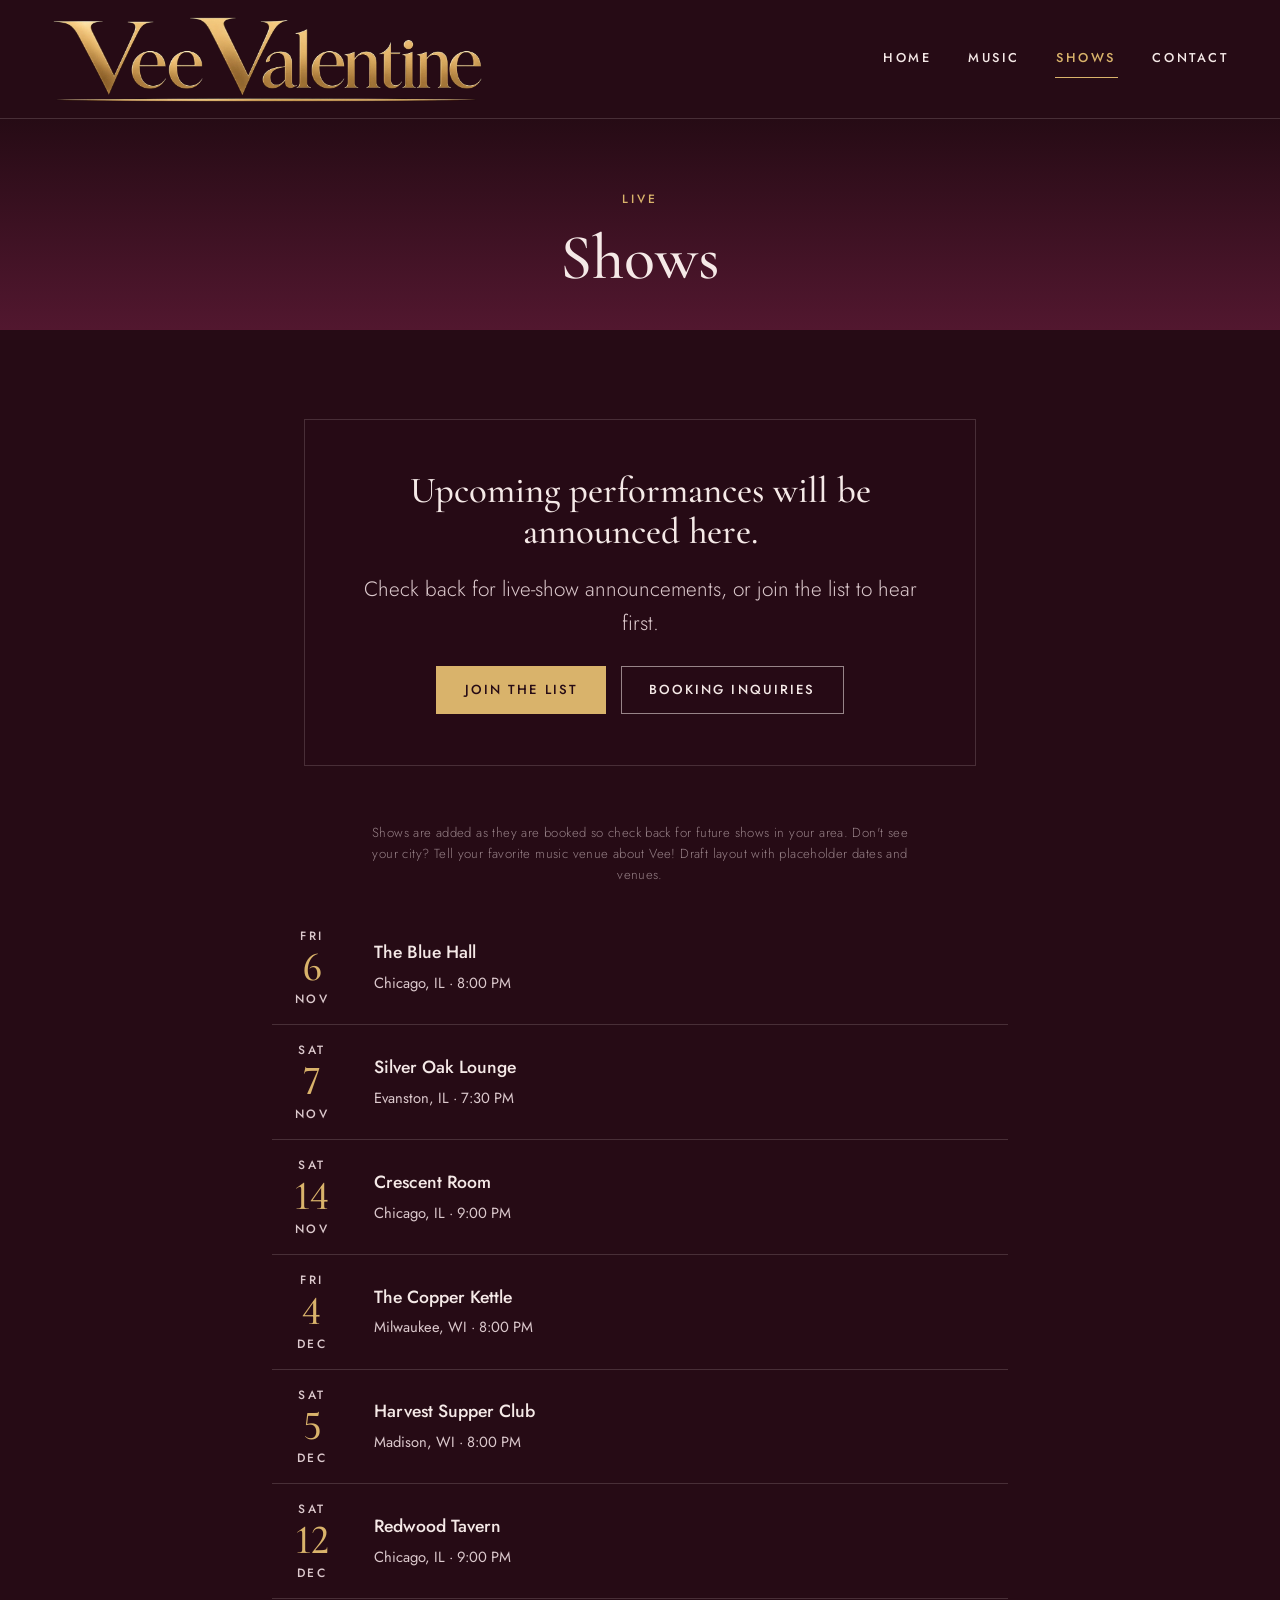
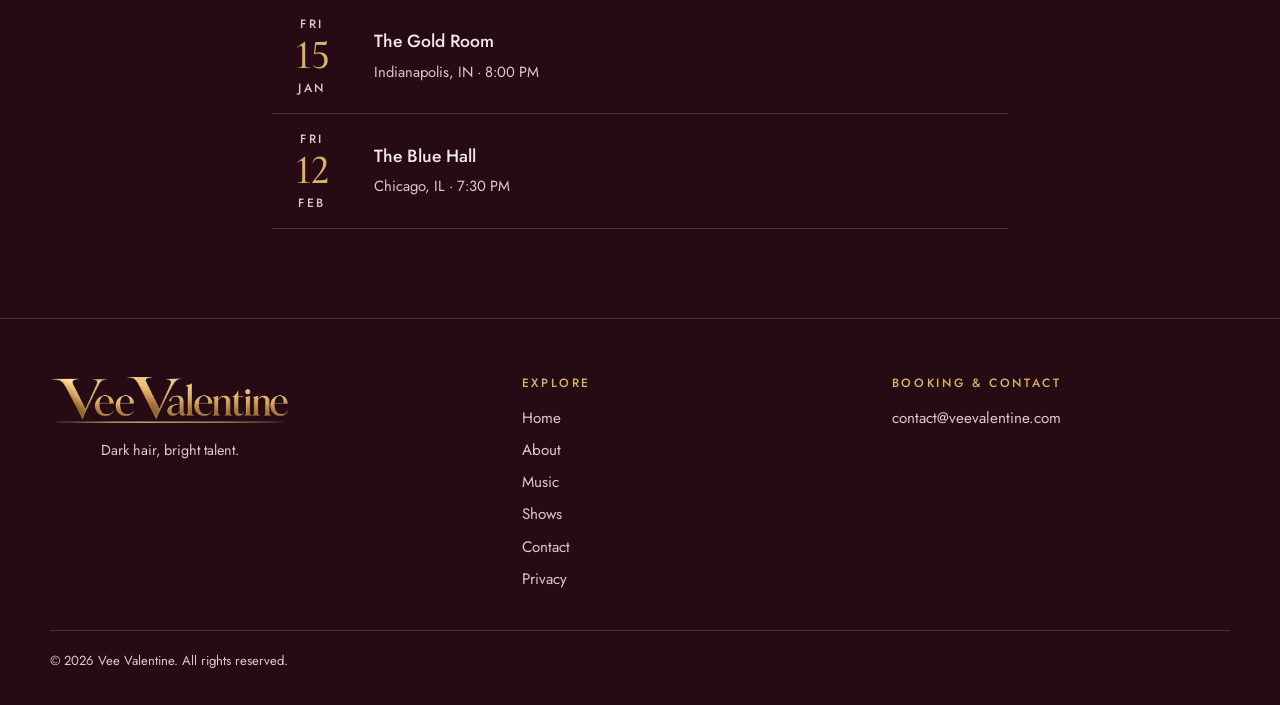
<file: shows.html>
<!doctype html>
<html lang="en">
<head>
<meta charset="utf-8">
<meta name="viewport" content="width=device-width,initial-scale=1">
<meta http-equiv="Content-Security-Policy" content="default-src 'none'; img-src 'self'; font-src 'self'; media-src 'self'; style-src 'self'; script-src 'self'; base-uri 'none'; form-action 'none'">
<meta name="referrer" content="no-referrer">
<title>Shows | Vee Valentine</title>
<meta name="description" content="Upcoming Vee Valentine performances will be announced here.">
<link rel="canonical" href="https://veevalentine.com/shows.html">
<meta name="theme-color" content="#260B15">
<meta property="og:type" content="website">
<meta property="og:site_name" content="Vee Valentine">
<meta property="og:title" content="Shows | Vee Valentine">
<meta property="og:description" content="Upcoming Vee Valentine performances will be announced here.">
<meta property="og:url" content="https://veevalentine.com/shows.html">
<meta property="og:image" content="https://veevalentine.com/images/og-vee-valentine.jpg">
<meta property="og:image:width" content="1200">
<meta property="og:image:height" content="630">
<meta property="og:image:alt" content="Vee Valentine wordmark beside a portrait of the artist at a vintage microphone">
<meta name="twitter:card" content="summary_large_image">
<link rel="stylesheet" href="style.css?v=44">
</head>
<body>
<a class="skip" href="#main">Skip to content</a>
<header class="site-header">
<div class="wrap header-inner">
<a class="brand" href="index.html"><img src="images/logo-e.webp" width="1400" height="293" alt="Vee Valentine"></a>
<nav class="site-nav" aria-label="Primary"><ul><li><a href="index.html">Home</a></li><li><a href="music.html">Music</a></li><li><a href="shows.html" aria-current="page">Shows</a></li><li><a href="contact.html">Contact</a></li></ul></nav>
</div>
</header>
<main id="main">
<section class="page-head"><div class="wrap"><p class="eyebrow">Live</p><h1>Shows</h1></div></section>
<section class="section dark" aria-label="Upcoming shows">
<div class="wrap">
<div class="empty">
<h2>Upcoming performances will be announced here.</h2>
<p class="lead">Check back for live-show announcements, or join the list to hear first.</p>
<div class="actions"><a class="btn" href="mailto:contact@veevalentine.com?subject=Join%20the%20list">Join the list</a><a class="btn ghost" href="contact.html">Booking inquiries</a></div>
</div>
<div class="sample-shows">
<p class="soft-note">Shows are added as they are booked so check back for future shows in your area. Don't see your city? Tell your favorite music venue about Vee! Draft layout with placeholder dates and venues.</p>
<ul class="shows">
<li><div class="date"><span class="dow">Fri</span><span class="day">6</span><span class="mon">Nov</span></div><div class="info"><strong>The Blue Hall</strong><span>Chicago, IL &middot; 8:00 PM</span></div></li>
<li><div class="date"><span class="dow">Sat</span><span class="day">7</span><span class="mon">Nov</span></div><div class="info"><strong>Silver Oak Lounge</strong><span>Evanston, IL &middot; 7:30 PM</span></div></li>
<li><div class="date"><span class="dow">Sat</span><span class="day">14</span><span class="mon">Nov</span></div><div class="info"><strong>Crescent Room</strong><span>Chicago, IL &middot; 9:00 PM</span></div></li>
<li><div class="date"><span class="dow">Fri</span><span class="day">4</span><span class="mon">Dec</span></div><div class="info"><strong>The Copper Kettle</strong><span>Milwaukee, WI &middot; 8:00 PM</span></div></li>
<li><div class="date"><span class="dow">Sat</span><span class="day">5</span><span class="mon">Dec</span></div><div class="info"><strong>Harvest Supper Club</strong><span>Madison, WI &middot; 8:00 PM</span></div></li>
<li><div class="date"><span class="dow">Sat</span><span class="day">12</span><span class="mon">Dec</span></div><div class="info"><strong>Redwood Tavern</strong><span>Chicago, IL &middot; 9:00 PM</span></div></li>
<li><div class="date"><span class="dow">Fri</span><span class="day">15</span><span class="mon">Jan</span></div><div class="info"><strong>The Gold Room</strong><span>Indianapolis, IN &middot; 8:00 PM</span></div></li>
<li><div class="date"><span class="dow">Fri</span><span class="day">12</span><span class="mon">Feb</span></div><div class="info"><strong>The Blue Hall</strong><span>Chicago, IL &middot; 7:30 PM</span></div></li>
</ul>
</div>
<!-- SHOW LIST TEMPLATE (not displayed). Add only confirmed shows; keep dates in order.
<ul class="shows">
  <li><div class="date"><span class="dow">Fri</span><span class="day">12</span></div>
      <div class="info"><strong>VENUE NAME</strong><span>City, ST &middot; 8:00 PM &middot; <a href="OFFICIAL_TICKET_LINK">Tickets</a></span></div></li>
</ul> -->
</div>
</section>
</main>
<footer class="site-footer">
<div class="wrap">
<div class="footer-grid">
<div><img src="images/logo-e.webp" width="1400" height="293" alt="Vee Valentine" loading="lazy"><p class="footer-note">Dark hair, bright talent.</p></div>
<div><h2>Explore</h2><ul>
<li><a href="index.html">Home</a></li><li><a href="about.html">About</a></li><li><a href="music.html">Music</a></li><li><a href="shows.html">Shows</a></li><li><a href="contact.html">Contact</a></li><li><a href="privacy.html">Privacy</a></li></ul></div>
<div><h2>Booking &amp; contact</h2><ul><li><a href="mailto:contact@veevalentine.com">contact@veevalentine.com</a></li></ul></div>
</div>
<p class="copyright">&copy; 2026 Vee Valentine. All rights reserved.</p>
</div>
</footer>
</body>
</html>
</file>
<file: style.css>
/* Vee Valentine — design system
   Palette: wine #52172F, near-black wine #260B15, champagne gold #D9B36B, ivory #F5E9E7, charcoal #30202A
   Type: Cormorant Garamond (headings) + Jost (body/nav), both self-hosted. No scripts required for layout. */

@font-face{font-family:"Jost";font-weight:300;font-style:normal;font-display:swap;src:url(fonts/jost-latin-300-normal.woff2) format("woff2")}
@font-face{font-family:"Jost";font-weight:400;font-style:normal;font-display:swap;src:url(fonts/jost-latin-400-normal.woff2) format("woff2")}
@font-face{font-family:"Jost";font-weight:500;font-style:normal;font-display:swap;src:url(fonts/jost-latin-500-normal.woff2) format("woff2")}
@font-face{font-family:"Cormorant Garamond";font-weight:500;font-style:normal;font-display:swap;src:url(fonts/cormorant-garamond-latin-500-normal.woff2) format("woff2")}
@font-face{font-family:"Cormorant Garamond";font-weight:400;font-style:italic;font-display:swap;src:url(fonts/cormorant-garamond-latin-400-italic.woff2) format("woff2")}

:root{
  --wine:#52172F; --wine-deep:#3B1022; --night:#260B15; --charcoal:#30202A;
  --gold:#D9B36B; --ivory:#F5E9E7; --muted:#DCC9CD; --line:rgba(245,233,231,.16);
  --ink-on-light:#52172F; --gold-on-light:#7A5516;
  --sans:"Jost","Avenir Next","Helvetica Neue",Arial,sans-serif;
  --serif:"Cormorant Garamond",Georgia,"Times New Roman",serif;
  --wrap:1180px; --gutter:clamp(1.1rem,4vw,2rem);
}
*,*::before,*::after{box-sizing:border-box}
html{background:var(--night);scroll-behavior:smooth;-webkit-text-size-adjust:100%}
body{margin:0;background:var(--wine);color:var(--ivory);font:400 1.0625rem/1.75 var(--sans);-webkit-font-smoothing:antialiased;overflow-wrap:break-word}
img{display:block;max-width:100%;height:auto}
a{color:inherit}
p{margin:0 0 1.2rem}
h1,h2,h3{font-family:var(--serif);font-weight:500;margin:0}
.wrap{width:min(100% - 2*var(--gutter),var(--wrap));margin-inline:auto}
:focus-visible{outline:2px solid var(--gold);outline-offset:3px}
.light :focus-visible{outline-color:var(--wine)}
.skip{position:absolute;left:.5rem;top:-4rem;z-index:100;background:var(--gold);color:var(--night);padding:.7rem 1.1rem;text-decoration:none;font-weight:500}
.skip:focus{top:.5rem}

/* Header */
.site-header{background:var(--night);border-bottom:1px solid var(--line)}
.header-inner{display:flex;align-items:center;justify-content:space-between;gap:1.5rem;padding-block:.85rem}
.brand{display:block;line-height:0}
.brand img{width:clamp(230px,34vw,460px);height:auto}
.site-nav ul{display:flex;gap:clamp(1.1rem,2.6vw,2.4rem);list-style:none;margin:0;padding:0}
.site-nav a{display:inline-block;padding:.75rem .1rem;font:500 .8rem/1 var(--sans);letter-spacing:.2em;text-transform:uppercase;text-decoration:none;color:var(--ivory);border-bottom:1px solid transparent}
.site-nav a:hover{color:var(--gold)}
.site-nav a[aria-current="page"]{color:var(--gold);border-bottom-color:var(--gold)}
@media (max-width:760px){
  .header-inner{flex-direction:column;gap:.1rem;padding-block:.7rem .3rem}
  .brand img{width:min(290px,76vw)}
  .site-nav a{padding:.85rem .15rem;font-size:.76rem;letter-spacing:.17em}
  .site-nav ul{gap:1.15rem}
}

/* Buttons */
.btn{display:inline-block;padding:.95rem 1.7rem;background:var(--gold);color:var(--night);border:1px solid var(--gold);font:500 .82rem/1.2 var(--sans);letter-spacing:.16em;text-transform:uppercase;text-decoration:none;transition:background .2s,color .2s,border-color .2s}
.btn:hover{background:var(--ivory);border-color:var(--ivory)}
.btn.ghost{background:transparent;color:var(--ivory);border-color:rgba(245,233,231,.55)}
.btn.ghost:hover{background:var(--ivory);color:var(--night)}
.light .btn{background:var(--wine);border-color:var(--wine);color:var(--ivory)}
.light .btn:hover{background:var(--night);border-color:var(--night)}
.textlink{font-weight:500;letter-spacing:.06em;text-decoration:none;border-bottom:1px solid currentColor;padding-bottom:.1rem}
.textlink:hover{color:var(--gold)}
.light .textlink:hover{color:var(--night)}

/* Sections */
.section{padding-block:clamp(3rem,7vw,6rem)}
.section.dark{background:var(--night)}
.section.deep{background:var(--wine-deep)}
.section.light{background:var(--ivory);color:var(--ink-on-light)}
.eyebrow{margin:0 0 1rem;font:500 .75rem/1.4 var(--sans);letter-spacing:.24em;text-transform:uppercase;color:var(--gold)}
.light .eyebrow{color:var(--gold-on-light)}
h2{font-size:clamp(2rem,3.8vw,3rem);line-height:1.1;margin-bottom:1.2rem}
.light h2,.light h1{color:var(--ink-on-light)}
.lead{font:300 clamp(1.1rem,1.8vw,1.3rem)/1.65 var(--sans);color:var(--muted)}
.light .lead{color:#6b3a4d}
.split{display:grid;grid-template-columns:1fr 1fr;gap:clamp(2rem,5vw,4.5rem);align-items:center}
.split.rev>:first-child{order:2}
.split img{width:100%;aspect-ratio:4/5;object-fit:cover}
@media (max-width:820px){.split{grid-template-columns:1fr}.split.rev>:first-child{order:0}}
.statement{max-width:44rem;margin-inline:auto;text-align:center}
.rule{width:3.2rem;height:1px;background:var(--gold);margin:1.6rem auto;border:0}
.prose p{max-width:38rem}
.pull{margin:2rem 0 0;padding-left:1.2rem;border-left:1px solid var(--gold);font:italic 400 clamp(1.35rem,2.3vw,1.85rem)/1.4 var(--serif);max-width:34rem}

/* Hero */
.hero{background:radial-gradient(120% 90% at 78% 15%,#6b2040 0,var(--wine) 48%,var(--night) 100%);padding-block:clamp(2rem,5vw,4.5rem)}
.hero-grid{display:grid;grid-template-columns:1.05fr .95fr;gap:clamp(1.8rem,5vw,4rem);align-items:center}
.hero h1{font-size:clamp(2.8rem,6.4vw,5rem);line-height:1.02;margin:0 0 1.2rem;letter-spacing:-.005em}
.hero .lead{max-width:30rem;margin:0 0 2.1rem}
.hero-photo img{width:100%;aspect-ratio:4/5;object-fit:cover;object-position:58% 30%}
@media (max-width:860px){
  .hero{padding-block:1.1rem 2rem}
  .hero-grid{grid-template-columns:1fr;gap:1.2rem}
  .hero-photo{order:-1}
  .hero-photo img{aspect-ratio:1/.86;object-position:58% 28%}
  .hero .eyebrow{display:none}
  .hero h1{font-size:clamp(2.5rem,10vw,3.4rem);margin-bottom:.7rem}
  .hero .lead{margin-bottom:1.3rem}
}

/* Gallery */
.gallery{display:grid;grid-template-columns:repeat(2,1fr);gap:.75rem;margin-top:2rem}
@media (min-width:900px){.gallery{grid-template-columns:repeat(4,1fr);gap:1rem}}
.thumb{display:block;overflow:hidden;background:var(--night)}
.thumb img{width:100%;aspect-ratio:4/5;object-fit:cover;transition:transform .5s ease}
.thumb:hover img{transform:scale(1.04)}
.section-head{max-width:40rem}
.section-head.center{margin-inline:auto;text-align:center}

/* Lightbox (native <dialog>; needs site.js — without JS the thumbnails open the full image) */
dialog.lb{border:0;padding:0;margin:0;max-width:none;max-height:none;width:100vw;height:100vh;background:transparent;color:var(--ivory)}
dialog.lb[open]{display:flex;flex-direction:column;align-items:center;justify-content:center;gap:.8rem}
dialog.lb::backdrop{background:rgba(20,6,12,.94)}
.lb img{max-width:min(92vw,980px);max-height:78vh;width:auto;height:auto;object-fit:contain}
.lb figcaption{max-width:min(92vw,680px);text-align:center;font-size:.92rem;line-height:1.5;color:var(--muted)}
.lb figure{margin:0;display:flex;flex-direction:column;align-items:center;gap:.8rem}
.lb-btn{position:absolute;background:rgba(38,11,21,.65);color:var(--ivory);border:1px solid rgba(245,233,231,.35);width:3rem;height:3rem;font:400 1.8rem/1 var(--serif);cursor:pointer;display:grid;place-items:center}
.lb-btn:hover{background:var(--gold);color:var(--night);border-color:var(--gold)}
.lb-close{top:1rem;right:1rem}
.lb-prev{left:1rem;top:50%;transform:translateY(-50%)}
.lb-next{right:1rem;top:50%;transform:translateY(-50%)}
.lb-count{font-size:.8rem;letter-spacing:.18em;color:var(--muted)}

/* Page heads and empty states */
.page-head{padding-block:clamp(2.5rem,6vw,4.5rem) clamp(1.5rem,3vw,2.5rem);text-align:center;background:linear-gradient(var(--night),var(--wine))}
.page-head h1{font-size:clamp(2.6rem,5.5vw,4rem);line-height:1.05}
.page-head .lead{max-width:36rem;margin:1rem auto 0}
.empty{max-width:42rem;margin-inline:auto;text-align:center;padding:clamp(2rem,5vw,3.2rem);border:1px solid var(--line);background:rgba(38,11,21,.35)}
.empty h2{font-size:clamp(1.7rem,3vw,2.3rem)}
.actions{display:flex;flex-wrap:wrap;gap:.9rem;justify-content:center;margin-top:1.6rem}

/* Signup / join the list */
.signup{text-align:center}
.signup .statement p.lead{margin-inline:auto;max-width:32rem}
.fineprint{margin:1.2rem auto 0;max-width:34rem;font-size:.85rem;line-height:1.6;color:var(--muted)}
.fineprint a{color:var(--ivory)}

/* Contact */
.mail-link{display:inline-block;margin:.4rem 0 1rem;font:500 clamp(1.5rem,4.6vw,2.4rem)/1.2 var(--serif);color:var(--gold);text-decoration:none;border-bottom:1px solid var(--gold);word-break:break-word}
.mail-link:hover{color:var(--ivory);border-color:var(--ivory)}

/* Future-ready components (not displayed yet) */
.release{display:grid;grid-template-columns:minmax(0,340px) 1fr;gap:clamp(1.5rem,4vw,3rem);align-items:center}
.release img{width:100%;aspect-ratio:1/1;object-fit:cover}
.release-embed{width:100%;max-width:560px;border:0}
@media (max-width:760px){.release{grid-template-columns:1fr}}
.shows{list-style:none;margin:0 auto;padding:0;max-width:46rem}
.shows li{display:flex;gap:1.4rem;align-items:center;padding:1rem 0;border-bottom:1px solid var(--line)}
.shows .date{flex:0 0 5rem;text-align:center;line-height:1.1}
.shows .dow{display:block;font:500 .75rem var(--sans);letter-spacing:.2em;text-transform:uppercase;color:var(--muted)}
.shows .day{display:block;font:500 2.6rem/1.1 var(--serif);color:var(--gold)}
.shows .info strong{display:block;font-weight:500;font-size:1.1rem}
.shows .info span{color:var(--muted);font-size:.92rem}

/* Footer */
.site-footer{background:var(--night);border-top:1px solid var(--line);padding-block:clamp(2.2rem,5vw,3.5rem) 2rem;font-size:.95rem}
.footer-grid{display:grid;grid-template-columns:1.3fr 1fr 1fr;gap:2rem}
.footer-grid img{width:240px;margin-bottom:.8rem}
.footer-grid h2{font:500 .75rem/1.4 var(--sans);letter-spacing:.22em;text-transform:uppercase;color:var(--gold);margin:0 0 .8rem}
.footer-grid ul{list-style:none;margin:0;padding:0}
.footer-grid li{margin:0 0 .35rem}
.footer-grid a{text-decoration:none;color:var(--muted)}
.footer-grid a:hover{color:var(--gold)}
.footer-note{margin:0;color:var(--muted);font-size:.9rem;text-align:center}
.footer-grid>div:first-child{width:240px;max-width:100%}
.copyright{margin:2rem 0 0;padding-top:1.2rem;border-top:1px solid var(--line);color:var(--muted);font-size:.82rem}
@media (max-width:760px){.footer-grid{grid-template-columns:1fr;gap:1.6rem}}

@media (prefers-reduced-motion:reduce){
  html{scroll-behavior:auto}
  *,*::before,*::after{transition:none!important;animation:none!important}
}

/* Sample show listings */
.sample-shows{max-width:46rem;margin:clamp(2rem,5vw,3.5rem) auto 0}
.sample-shows .eyebrow{text-align:center;margin-bottom:.3rem}
.sample-note{text-align:center;margin:0 0 1.2rem;font-size:.85rem;color:var(--muted);opacity:.8}
.shows .mon{display:block;font:500 .75rem var(--sans);letter-spacing:.2em;text-transform:uppercase;color:var(--muted)}
.shows .day{font-variant-numeric:lining-nums;font-feature-settings:"lnum" 1}
.soft-note{max-width:34rem;margin:0 auto 1.6rem;text-align:center;font:300 .82rem/1.6 var(--sans);letter-spacing:.03em;color:var(--muted);opacity:.62}

/* Vintage record player (see player.js). Works without JS: the native audio controls show instead. */
.player{width:min(100%,600px);margin-inline:auto}
.player .deck{position:relative;aspect-ratio:1.35/1;border-radius:14px;overflow:hidden;
  background:
    repeating-linear-gradient(92deg,rgba(0,0,0,.07) 0 2px,rgba(255,255,255,.02) 2px 5px),
    linear-gradient(145deg,#5a2f22 0%,#3a1c15 55%,#2a120d 100%);
  border:1px solid rgba(217,179,107,.35);
  box-shadow:0 18px 40px rgba(0,0,0,.45),inset 0 1px 0 rgba(255,255,255,.12),inset 0 -14px 30px rgba(0,0,0,.35)}
.player .deck::after{content:"";position:absolute;inset:3%;border:1px solid rgba(217,179,107,.18);border-radius:10px;pointer-events:none}
.player .platter{position:absolute;left:6%;top:8%;width:63%;aspect-ratio:1;border-radius:50%;
  background:radial-gradient(circle at 50% 50%,#2c2c2e 0 60%,#8a8a8d 61% 62%,#1b1b1d 63% 100%);
  box-shadow:0 6px 16px rgba(0,0,0,.55),inset 0 0 0 2px rgba(255,255,255,.08)}
.player .vinyl{position:absolute;inset:3.2%;border-radius:50%;
  background:
    conic-gradient(from 0deg,rgba(255,255,255,0) 0,rgba(255,255,255,.14) 9%,rgba(255,255,255,0) 22%,rgba(255,255,255,0) 50%,rgba(255,255,255,.14) 59%,rgba(255,255,255,0) 72%),
    repeating-radial-gradient(circle,#0d0b0c 0 1.5px,#191413 1.5px 3px);
  animation:vinyl-spin 1.8s linear infinite;animation-play-state:paused;will-change:transform}
.player.is-playing .vinyl{animation-play-state:running}
@keyframes vinyl-spin{to{transform:rotate(360deg)}}
.player .label{position:absolute;left:50%;top:50%;width:35%;aspect-ratio:1;transform:translate(-50%,-50%);border-radius:50%;
  background:radial-gradient(circle at 35% 30%,#e8c98a,#d9b36b 55%,#b98d46);
  display:grid;place-items:center;text-align:center;color:#3b1022;box-shadow:inset 0 0 0 3px rgba(82,23,47,.35)}
.player .label span{font:500 clamp(.38rem,1.2vw,.56rem)/1.2 var(--sans);letter-spacing:.1em;text-transform:uppercase}
.player .label b{display:block;font:500 clamp(.7rem,2.3vw,1.05rem)/1.05 var(--serif);margin-top:.15rem}
.player .label::after{content:"";position:absolute;width:7%;aspect-ratio:1;border-radius:50%;background:#1b1b1d}
.player .arm{position:absolute;right:5.5%;top:6%;width:7%;aspect-ratio:1/8;transform-origin:50% 9%;
  transform:rotate(var(--arm,4deg));transition:transform 1s cubic-bezier(.4,.1,.2,1)}
.player .arm::before{content:"";position:absolute;left:50%;top:0;width:100%;aspect-ratio:1;transform:translateX(-50%);border-radius:50%;
  background:radial-gradient(circle at 35% 30%,#d9d9dc,#7b7b80 60%,#3b3b3f);box-shadow:0 2px 6px rgba(0,0,0,.5)}
.player .arm::after{content:"";position:absolute;left:50%;top:9%;width:24%;height:80%;transform:translateX(-50%);
  background:linear-gradient(90deg,#c9c9cd,#8b8b90 50%,#4a4a4e);border-radius:3px;box-shadow:1px 2px 5px rgba(0,0,0,.45)}
.player .arm i{position:absolute;left:50%;bottom:0;width:44%;aspect-ratio:1/1.6;transform:translateX(-50%) rotate(-8deg);
  background:linear-gradient(180deg,#d9b36b,#a07a35);border-radius:3px 3px 5px 5px;box-shadow:0 3px 6px rgba(0,0,0,.5)}
.player .rest{position:absolute;right:3.4%;top:63%;width:3.6%;aspect-ratio:1/2.2;border-radius:6px;background:linear-gradient(90deg,#5b5b60,#2c2c30);box-shadow:inset 0 0 0 1px rgba(255,255,255,.12)}
.player .led{position:absolute;left:7%;bottom:5%;width:2.2%;aspect-ratio:1;border-radius:50%;background:#4a1a1a;box-shadow:0 0 0 2px rgba(255,255,255,.1)}
.player.is-engaging .led{background:#ff7a59;box-shadow:0 0 10px 2px rgba(255,122,89,.75),0 0 0 2px rgba(255,255,255,.12)}
.player .knob{position:absolute;right:6%;bottom:6%;width:9%;aspect-ratio:1;border-radius:50%;
  background:radial-gradient(circle at 35% 30%,#e8c98a,#9c7633);box-shadow:0 3px 8px rgba(0,0,0,.5)}
.player .knob::after{content:"";position:absolute;left:50%;top:10%;width:6%;height:34%;background:#3b1022;border-radius:2px;transform:translateX(-50%)}
.player .controls{display:none;align-items:center;gap:1rem;margin-top:1.1rem;flex-wrap:wrap}
.player.is-ready .controls{display:flex}
.player.is-ready audio{display:none}
.player:not(.is-ready) audio{display:block;width:100%;margin-top:1rem}
.player .play{flex:0 0 3.4rem;height:3.4rem;border-radius:50%;border:1px solid var(--gold);background:var(--gold);color:var(--night);cursor:pointer;display:grid;place-items:center;transition:background .2s}
.player .play:hover{background:var(--ivory);border-color:var(--ivory)}
.player .play .icon-play{width:0;height:0;border-left:.95rem solid currentColor;border-top:.6rem solid transparent;border-bottom:.6rem solid transparent;margin-left:.2rem}
.player .play .icon-pause{display:none;width:1rem;height:1.1rem;border-left:.32rem solid currentColor;border-right:.32rem solid currentColor}
.player.is-engaging .play .icon-play{display:none}
.player.is-engaging .play .icon-pause{display:block}
.player .meta{flex:1 1 9rem;min-width:0;text-align:left}
.player .meta strong{display:block;font:500 1.3rem/1.15 var(--serif)}
.player .meta span{font-size:.85rem;color:var(--muted)}
.player .scrub{flex:1 1 100%;display:flex;align-items:center;gap:.9rem}
.player .time{flex:0 0 auto;min-width:5.4rem;text-align:right;font:400 .82rem/1 var(--sans);letter-spacing:.06em;color:var(--muted);font-variant-numeric:tabular-nums}
.scrub-range{--pct:0%;flex:1;height:2.2rem;margin:0;background:transparent;-webkit-appearance:none;appearance:none;cursor:pointer}
.scrub-range::-webkit-slider-runnable-track{height:4px;border-radius:2px;background:linear-gradient(90deg,var(--gold) var(--pct),rgba(245,233,231,.25) var(--pct))}
.scrub-range::-moz-range-track{height:4px;border-radius:2px;background:rgba(245,233,231,.25)}
.scrub-range::-moz-range-progress{height:4px;border-radius:2px;background:var(--gold)}
.scrub-range::-webkit-slider-thumb{-webkit-appearance:none;width:16px;height:16px;margin-top:-6px;border-radius:50%;background:var(--ivory);border:2px solid var(--gold)}
.scrub-range::-moz-range-thumb{width:12px;height:12px;border-radius:50%;background:var(--ivory);border:2px solid var(--gold)}
.player-wrap{margin-top:2.2rem}
@media (prefers-reduced-motion:reduce){.player .vinyl{animation:none}.player .arm{transition:none}}

/* Track list ("sides") */
.player .label b{text-wrap:balance;overflow-wrap:anywhere}
.player .tracklist{flex:1 1 100%;display:flex;flex-wrap:wrap;gap:.6rem;list-style:none;margin:.4rem 0 0;padding:0}
.player .tracklist button{display:flex;align-items:baseline;gap:.6rem;padding:.7rem 1rem;min-height:44px;background:transparent;color:var(--ivory);border:1px solid rgba(245,233,231,.4);font:400 .95rem/1.2 var(--sans);cursor:pointer;transition:background .2s,color .2s,border-color .2s}
.player .tracklist button span{font:500 .68rem/1 var(--sans);letter-spacing:.18em;text-transform:uppercase;color:var(--gold)}
.player .tracklist button:hover{border-color:var(--gold)}
.player .tracklist button[aria-current="true"]{background:var(--gold);border-color:var(--gold);color:var(--night)}
.player .tracklist button[aria-current="true"] span{color:var(--night)}
.player:not(.is-ready) .tracklist{display:none}
.player noscript p{text-align:center}


/* Keep the label text clear of the center spindle */
.player .label>div{display:flex;flex-direction:column;justify-content:space-between;align-items:center;height:72%;width:74%}
.player .label b{margin-top:0}

/* Long track titles: smaller label type so it stays inside the label */
.player.is-long .label b{font-size:clamp(.4rem,1.45vw,.74rem);line-height:1.08}
.player .tracklist button span{min-width:1.4em}

/* About page photo: landscape source cropped to the portrait frame, keeping Vee and the guitar */
.split img.crop-guitar{object-position:38% 50%}
</file>
